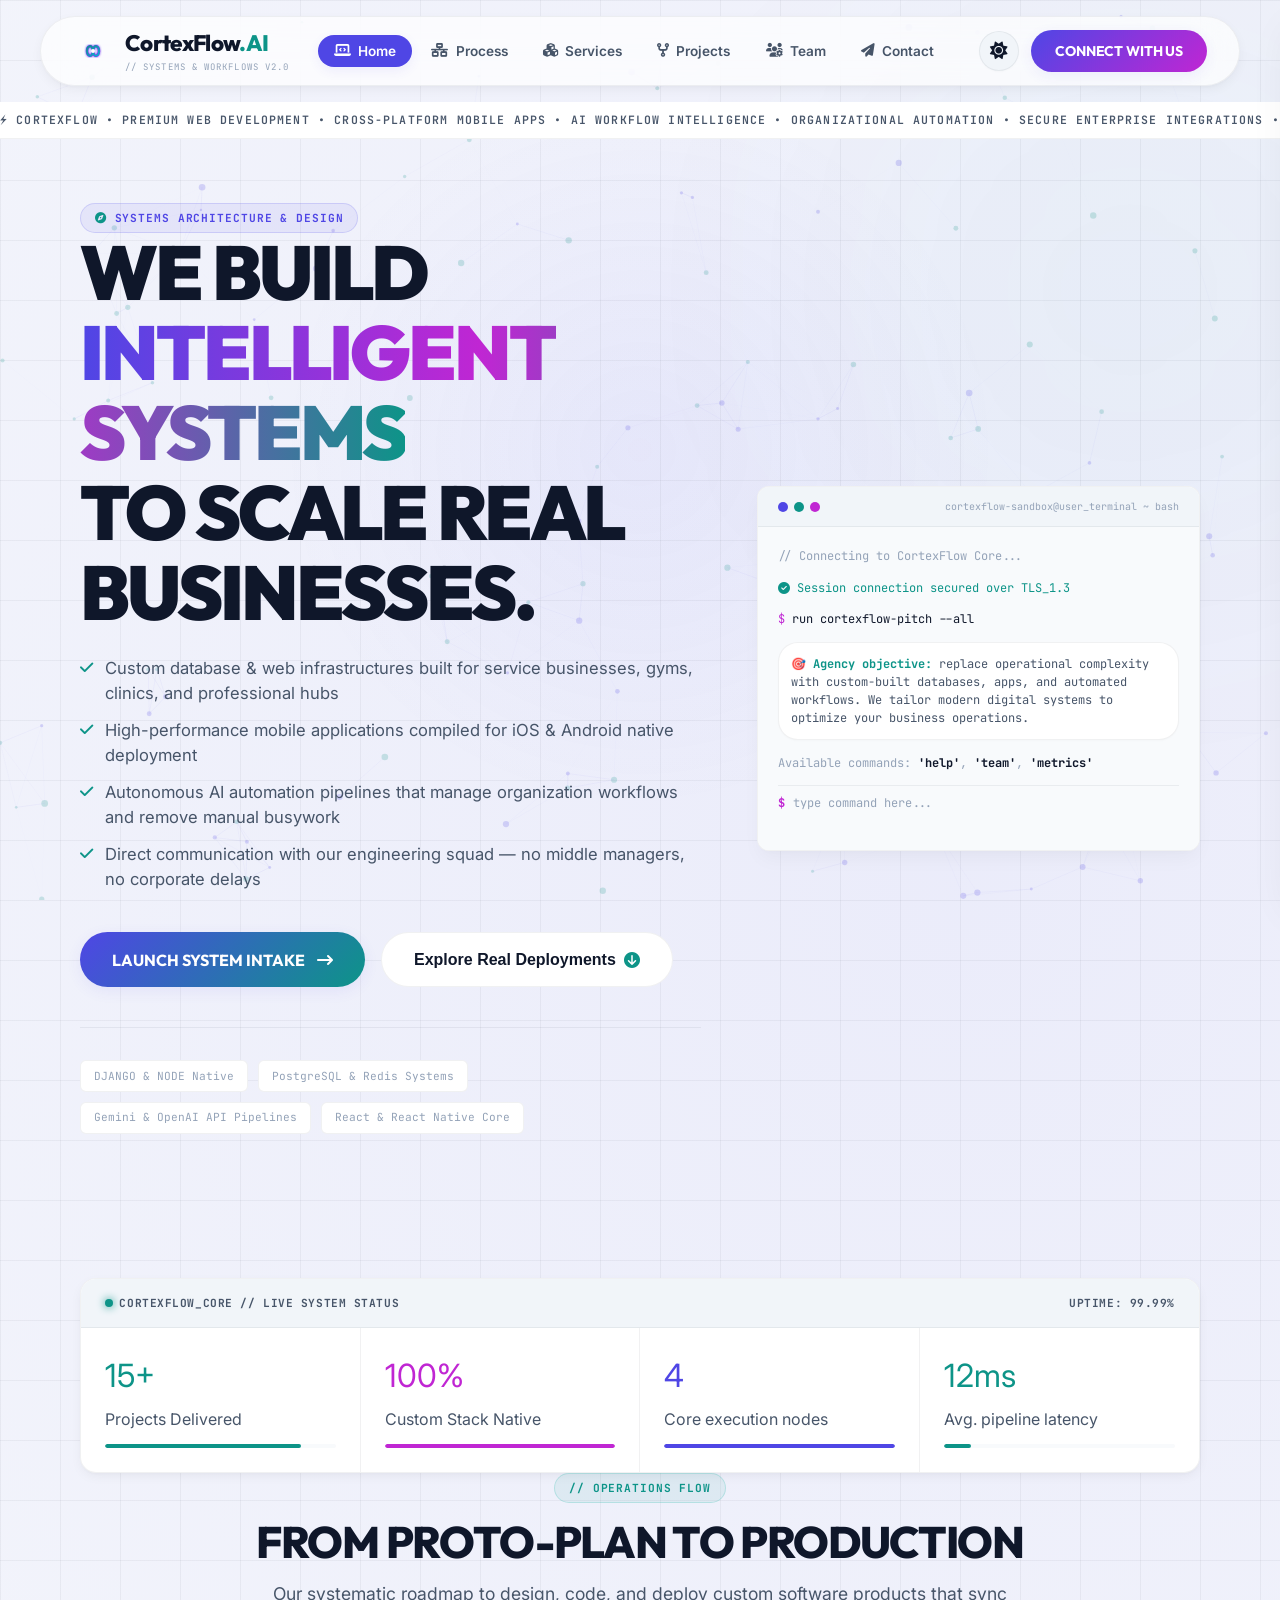
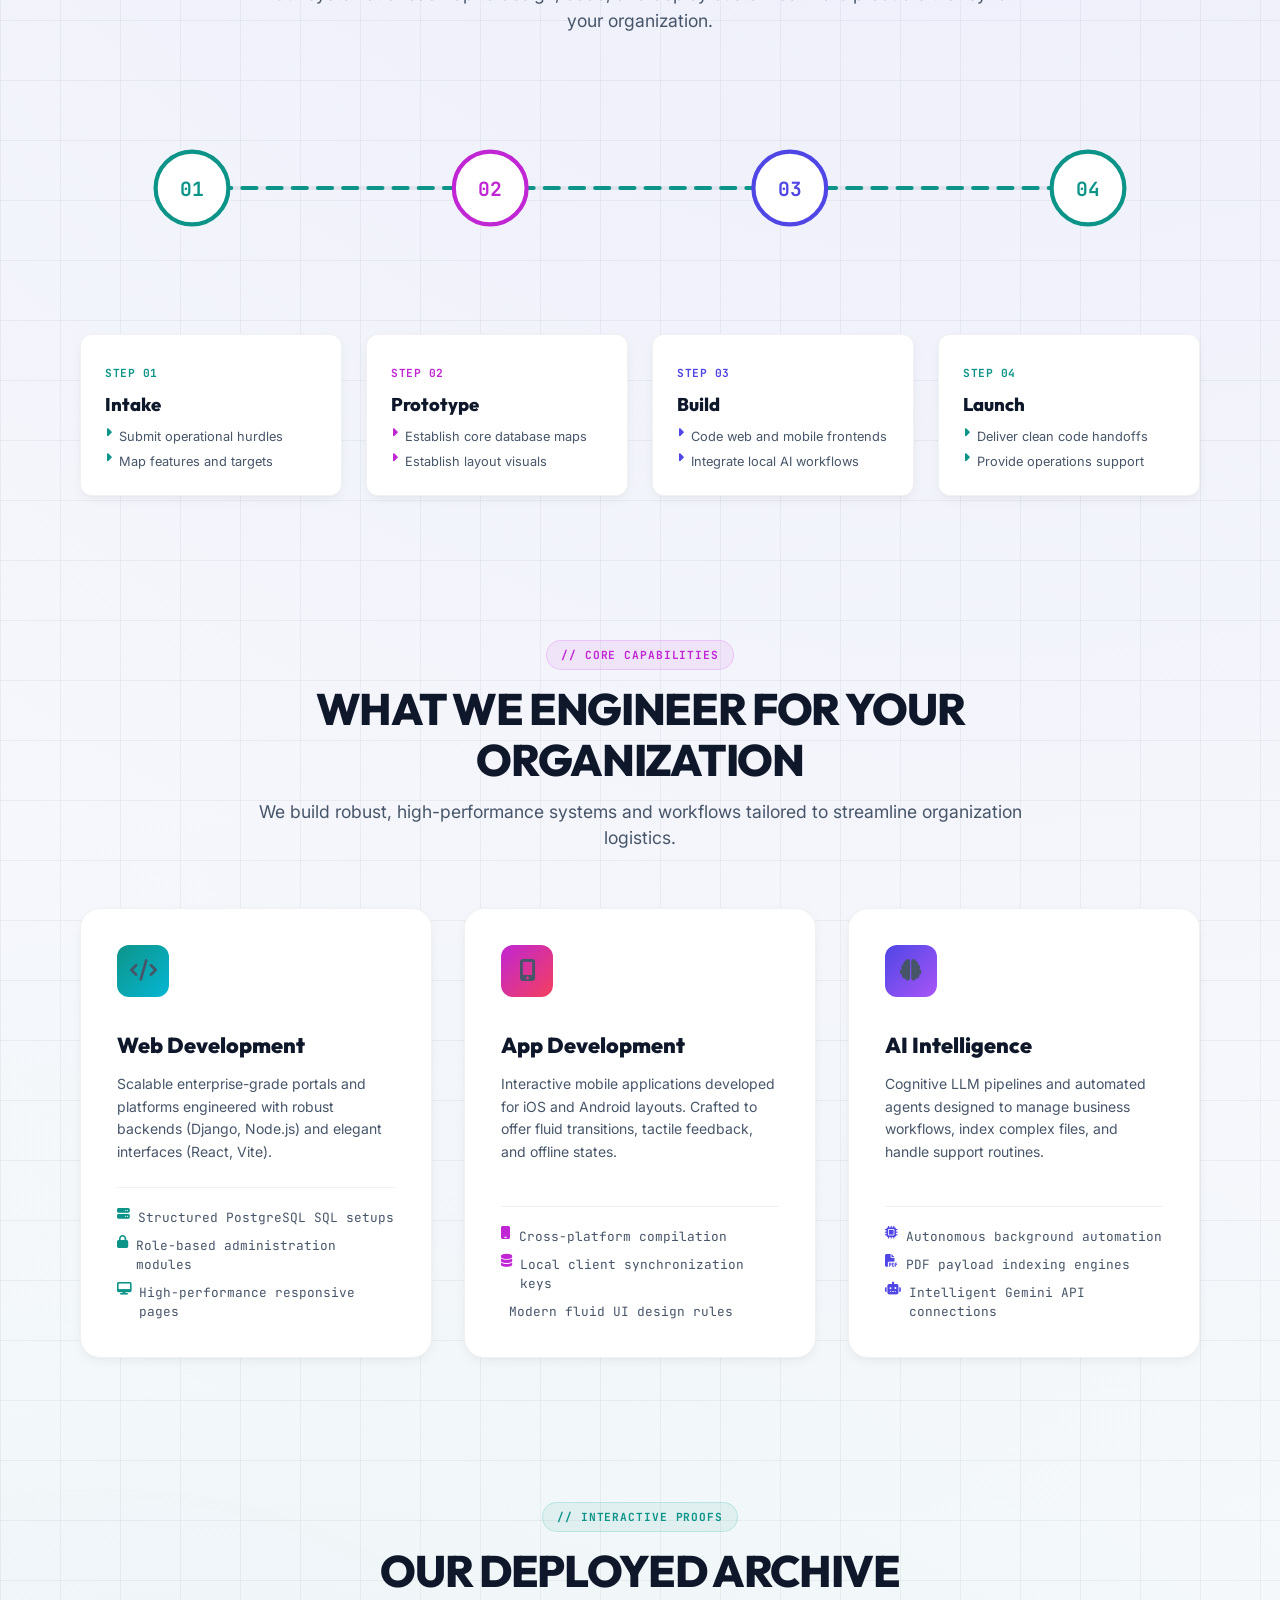
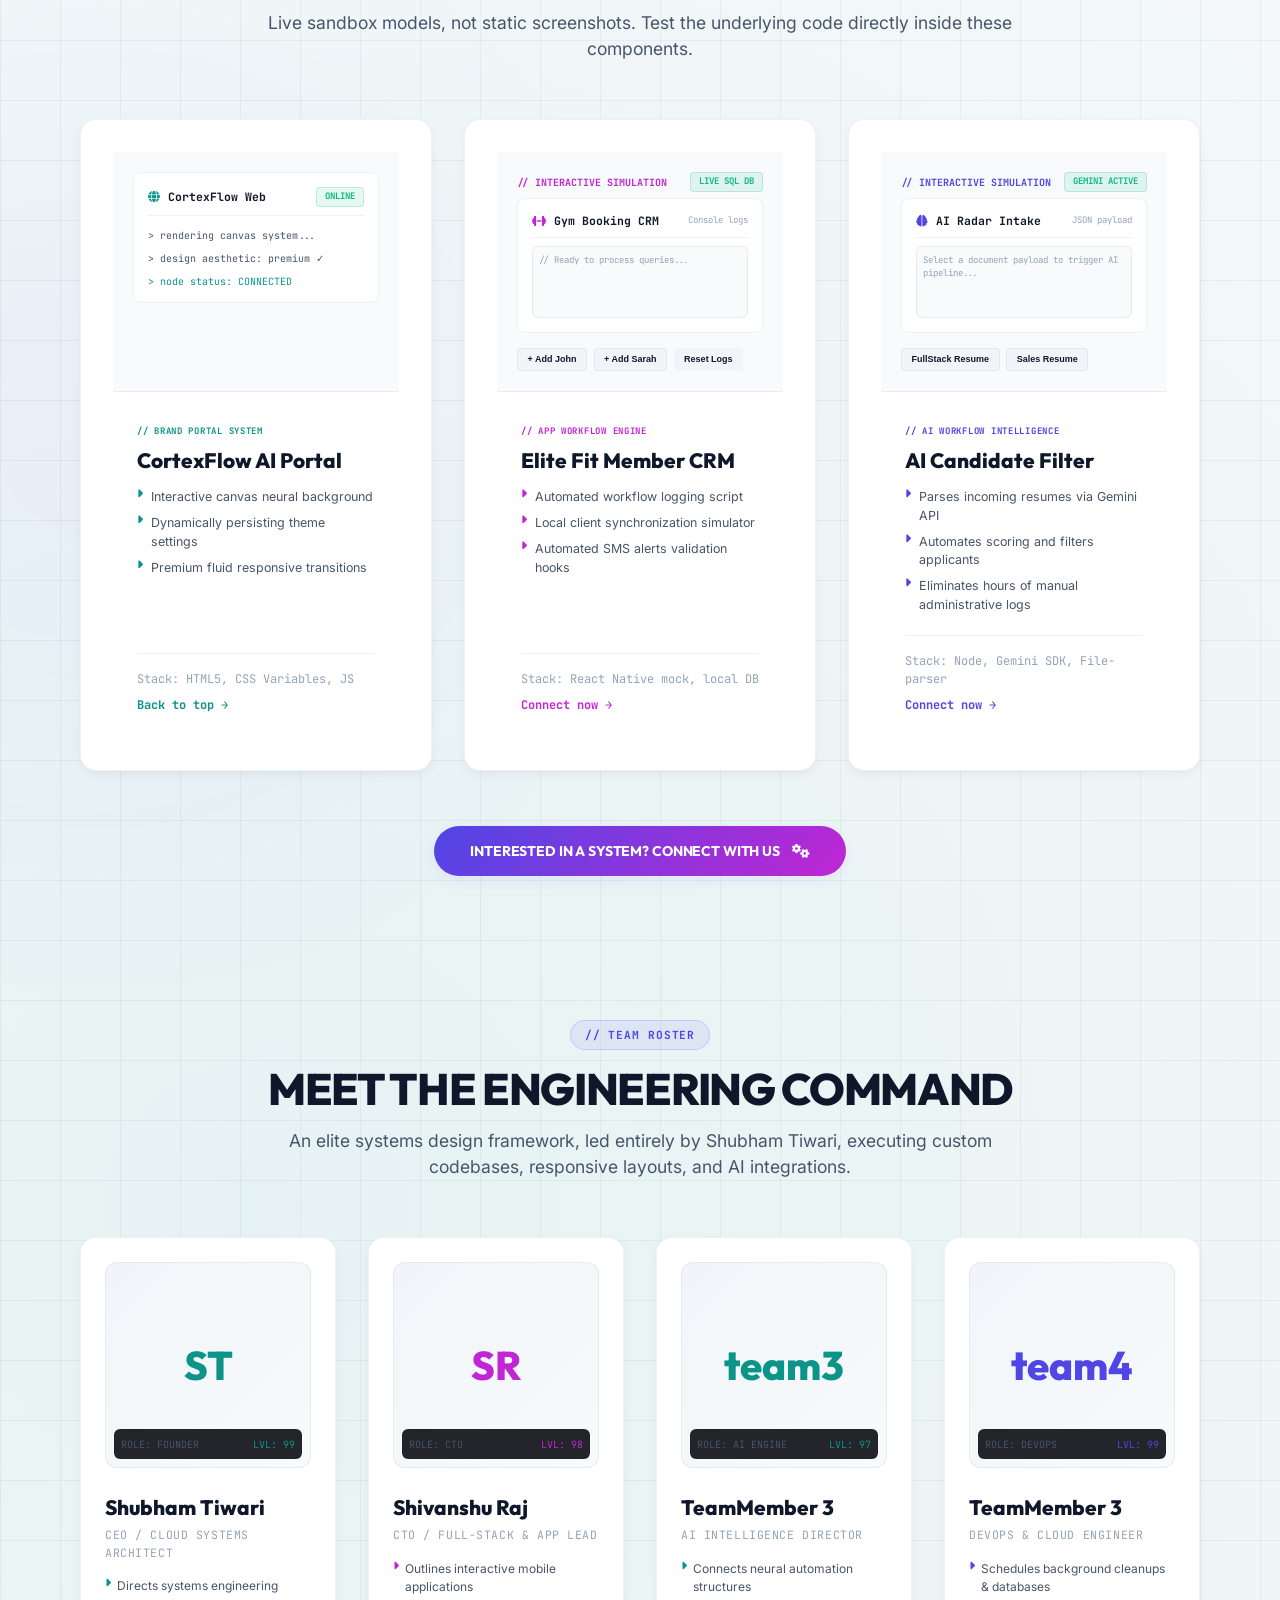
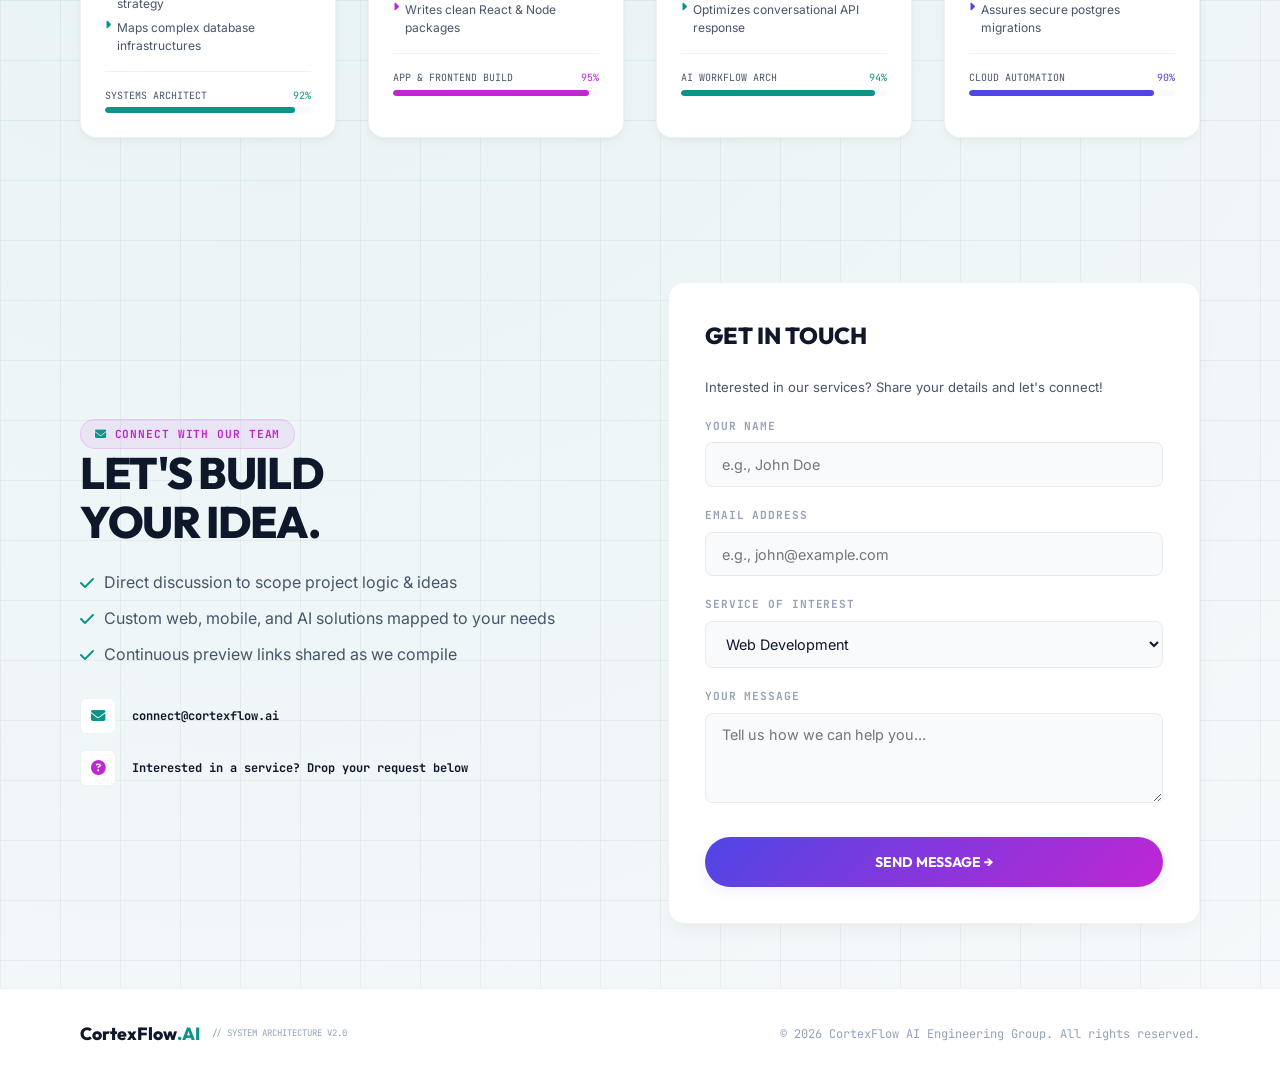
<file: index.html>
<!DOCTYPE html>
<html lang="en">
<head>
    <meta charset="UTF-8">
    <meta name="viewport" content="width=device-width, initial-scale=1.0">
    <title>CortexFlow — Premium Web, App & AI Systems Agency</title>
    <meta name="description" content="We engineer premium custom web systems, high-performance mobile applications, and intelligent AI pipelines to automate your business workflows.">

    <link rel="preconnect" href="https://fonts.googleapis.com">
    <link rel="preconnect" href="https://fonts.gstatic.com" crossorigin>
    <link href="https://fonts.googleapis.com/css2?family=Inter:wght@300;400;500;600;700&family=Outfit:wght@400;500;600;700;800;900&family=JetBrains+Mono:wght@400;700&display=swap" rel="stylesheet">
    <link rel="stylesheet" href="https://cdnjs.cloudflare.com/ajax/libs/font-awesome/6.5.1/css/all.min.css">
    <meta name="google-site-verification" content="VBX0xFlKn13PFK9aVznLU3vCuvdrhf5NFgoCTgeg8vE" />

    <link rel="stylesheet" href="style.css">
</head>
<body class="grid-bg light-mode">

    <!-- ============ BOOT SEQUENCE (signature intro) ============ -->
    <div id="boot-overlay">
        <div class="boot-box">
            <p class="boot-line">&gt; booting cortexflow_core.sys<span class="ok"> [OK]</span></p>
            <p class="boot-line">&gt; mounting workflow_engine.bin<span class="ok"> [OK]</span></p>
            <p class="boot-line">&gt; establishing tls_1.3 handshake<span class="ok"> [OK]</span></p>
            <p class="boot-line">&gt; loading gemini_agents.api<span class="ok"> [OK]</span></p>
            <p class="boot-line">&gt; rendering interface layer<span class="ok"> [OK]</span></p>
            <p class="boot-line">&gt; welcome to cortexflow.ai_</p>
            <div class="boot-track"><div id="boot-fill" class="boot-fill"></div></div>
            <div class="boot-pct" id="boot-pct">0%</div>
        </div>
    </div>

    <div id="scroll-progress"></div>
    <div id="cursor-spotlight"></div>
    <div id="grain-overlay"></div>

    <canvas id="neural-canvas"></canvas>
    <div class="orb orb-acid"></div>
    <div class="orb orb-violet"></div>

    <div class="page-shell">

        <!-- ============ HEADER ============ -->
        <header class="site-header">
            <div style="display:flex;align-items:center;gap:0.75rem;">
                <div class="logo-container">
                    <svg class="cortex-logo" viewBox="0 0 100 100" fill="none" xmlns="http://www.w3.org/2000/svg" style="width:100%;height:100%;">
                        <defs>
                            <linearGradient id="grad-teal" x1="0%" y1="0%" x2="100%" y2="100%">
                                <stop offset="0%" stop-color="var(--c-secondary)" />
                                <stop offset="100%" stop-color="#06b6d4" />
                            </linearGradient>
                            <linearGradient id="grad-purple" x1="0%" y1="0%" x2="100%" y2="100%">
                                <stop offset="0%" stop-color="var(--c-primary)" />
                                <stop offset="100%" stop-color="#7c3aed" />
                            </linearGradient>
                            <filter id="glow" x="-20%" y="-20%" width="140%" height="140%">
                                <feGaussianBlur stdDeviation="2" result="blur" />
                                <feComposite in="SourceGraphic" in2="blur" operator="over" />
                            </filter>
                        </defs>
                        <!-- Left Loop (AI node) -->
                        <path d="M35 50 C35 38, 48 30, 50 50 C52 70, 65 62, 65 50 C65 38, 52 30, 50 50 C48 70, 35 62, 35 50 Z" stroke="url(#grad-purple)" stroke-width="6" stroke-linecap="round" filter="url(#glow)"/>
                        <!-- Right Loop (Flow path) -->
                        <path d="M65 50 C65 62, 52 70, 50 50 C48 30, 35 38, 35 50 C35 62, 48 70, 50 50 C52 30, 65 38, 65 50 Z" stroke="url(#grad-teal)" stroke-width="4" stroke-linecap="round"/>
                        <!-- Inner central core -->
                        <circle cx="50" cy="50" r="5" fill="#ffffff" />
                    </svg>
                </div>
                <div>
                    <span class="brand-name" onclick="scrollToSection('home')">CortexFlow<span style="color:var(--c-secondary)">.AI</span></span>
                    <span class="brand-tag">// Systems & Workflows v2.0</span>
                </div>
            </div>

            <nav class="desktop-nav">
                <button onclick="scrollToSection('home')" id="nav-home" class="nav-btn active"><i class="fa-solid fa-laptop-code"></i> Home</button>
                <button onclick="scrollToSection('process')" id="nav-process" class="nav-btn"><i class="fa-solid fa-network-wired"></i> Process</button>
                <button onclick="scrollToSection('services')" id="nav-services" class="nav-btn"><i class="fa-solid fa-cubes"></i> Services</button>
                <button onclick="scrollToSection('portfolio')" id="nav-portfolio" class="nav-btn"><i class="fa-solid fa-code-fork"></i> Projects</button>
                <button onclick="scrollToSection('team')" id="nav-team" class="nav-btn"><i class="fa-solid fa-users-gear"></i> Team</button>
                <button onclick="scrollToSection('contact')" id="nav-contact" class="nav-btn"><i class="fa-solid fa-paper-plane"></i> Contact</button>
            </nav>

            <div style="display:flex;align-items:center;gap:0.75rem;">
                <button onclick="toggleTheme()" class="theme-toggle-btn" aria-label="Toggle Theme">
                    <i class="fa-solid fa-moon icon-dark"></i>
                    <i class="fa-solid fa-sun icon-light" style="display:none;"></i>
                </button>
                <button onclick="scrollToSection('contact')" class="btn-cta header-cta">CONNECT WITH US</button>
                <button onclick="toggleMobileMenu()" class="hamburger"><i class="fa-solid fa-bars"></i></button>
            </div>
        </header>

        <!-- ============ MOBILE MENU ============ -->
        <div id="mobile-menu" class="mobile-menu">
            <div class="mobile-menu-header">
                <div style="display:flex;align-items:center;gap:0.5rem;">
                    <div class="logo-container" style="width: 32px; height: 32px;">
                        <svg class="cortex-logo" viewBox="0 0 100 100" fill="none" xmlns="http://www.w3.org/2000/svg" style="width:100%;height:100%;">
                            <path d="M35 50 C35 38, 48 30, 50 50 C52 70, 65 62, 65 50 C65 38, 52 30, 50 50 C48 70, 35 62, 35 50 Z" stroke="url(#grad-purple)" stroke-width="6" stroke-linecap="round" filter="url(#glow)"/>
                            <path d="M65 50 C65 62, 52 70, 50 50 C48 30, 35 38, 35 50 C35 62, 48 70, 50 50 C52 30, 65 38, 65 50 Z" stroke="url(#grad-teal)" stroke-width="4" stroke-linecap="round"/>
                            <circle cx="50" cy="50" r="5" fill="#ffffff" />
                        </svg>
                    </div>
                    <span class="brand-name" style="font-size: 1.15rem;">CortexFlow</span>
                </div>
                <button onclick="toggleMobileMenu()" class="mobile-menu-close"><i class="fa-solid fa-xmark"></i></button>
            </div>

            <nav class="mobile-menu-nav">
                <button onclick="scrollToSection('home'); toggleMobileMenu()" class="mobile-link">
                    <span class="mobile-link-num">01</span>
                    <span class="mobile-link-text">// HOME</span>
                </button>
                <button onclick="scrollToSection('process'); toggleMobileMenu()" class="mobile-link">
                    <span class="mobile-link-num">02</span>
                    <span class="mobile-link-text">// PROCESS</span>
                </button>
                <button onclick="scrollToSection('services'); toggleMobileMenu()" class="mobile-link">
                    <span class="mobile-link-num">03</span>
                    <span class="mobile-link-text">// SERVICES</span>
                </button>
                <button onclick="scrollToSection('portfolio'); toggleMobileMenu()" class="mobile-link">
                    <span class="mobile-link-num">04</span>
                    <span class="mobile-link-text">// PROJECTS</span>
                </button>
                <button onclick="scrollToSection('team'); toggleMobileMenu()" class="mobile-link">
                    <span class="mobile-link-num">05</span>
                    <span class="mobile-link-text">// TEAM</span>
                </button>
                <button onclick="scrollToSection('contact'); toggleMobileMenu()" class="mobile-link">
                    <span class="mobile-link-num">06</span>
                    <span class="mobile-link-text">// CONTACT</span>
                </button>
            </nav>

            <div class="mobile-menu-footer">
                <div class="mobile-system-status">
                    <span class="status-live-dot"></span>
                    <span>NODE: ACTIVE // STATUS: ONLINE</span>
                </div>
                <div class="mobile-footer-actions">
                    <button onclick="toggleTheme()" class="mobile-theme-btn" aria-label="Toggle Theme">
                        <i class="fa-solid fa-moon icon-dark"></i>
                        <i class="fa-solid fa-sun icon-light" style="display:none;"></i>
                        <span>Swap Theme</span>
                    </button>
                    <button onclick="scrollToSection('contact'); toggleMobileMenu()" class="btn-cta" style="width:100%; text-align:center;">CONNECT NOW &rarr;</button>
                </div>
            </div>
        </div>

        <!-- ============ MARQUEE ============ -->
        <div class="marquee-band">
            <div class="marquee-track">
                <span>⚡ CORTEXFLOW • PREMIUM WEB DEVELOPMENT • CROSS-PLATFORM MOBILE APPS • AI WORKFLOW INTELLIGENCE • ORGANIZATIONAL AUTOMATION • SECURE ENTERPRISE INTEGRATIONS • CORTEXFLOW • PREMIUM WEB DEVELOPMENT • CROSS-PLATFORM MOBILE APPS • AI WORKFLOW INTELLIGENCE • ORGANIZATIONAL AUTOMATION • SECURE ENTERPRISE INTEGRATIONS ⚡</span>
            </div>
        </div>

        <main class="viewport-zone wrap">

            <!-- ============ HERO ============ -->
            <section id="home" class="hero scroll-offset">
                <div class="reveal visible">
                    <div class="eyebrow eyebrow-violet"><i class="fa-solid fa-compass" style="color:var(--c-secondary)"></i> Systems Architecture & Design</div>

                    <h1 class="hero-heading">
                        WE BUILD <span class="hero-gradient-text">INTELLIGENT SYSTEMS</span><br>
                        TO SCALE REAL BUSINESSES.
                    </h1>

                    <ul class="hero-bullets">
                        <li><i class="fa-solid fa-check"></i> Custom database & web infrastructures built for service businesses, gyms, clinics, and professional hubs</li>
                        <li><i class="fa-solid fa-check"></i> High-performance mobile applications compiled for iOS & Android native deployment</li>
                        <li><i class="fa-solid fa-check"></i> Autonomous AI automation pipelines that manage organization workflows and remove manual busywork</li>
                        <li><i class="fa-solid fa-check"></i> Direct communication with our engineering squad — no middle managers, no corporate delays</li>
                    </ul>

                    <div class="hero-actions">
                        <button onclick="scrollToSection('contact')" class="btn-primary">LAUNCH SYSTEM INTAKE <i class="fa-solid fa-arrow-right-long"></i></button>
                        <button onclick="scrollToSection('portfolio')" class="btn-outline">Explore Real Deployments <i class="fa-solid fa-circle-arrow-down" style="color:var(--c-secondary)"></i></button>
                    </div>

                    <div class="tech-badges">
                        <span class="tech-badge">DJANGO & NODE Native</span>
                        <span class="tech-badge">PostgreSQL & Redis Systems</span>
                        <span class="tech-badge">Gemini & OpenAI API Pipelines</span>
                        <span class="tech-badge">React & React Native Core</span>
                    </div>
                </div>

                <!-- Interactive terminal -->
                <div class="reveal-scale visible">
                    <div class="terminal">
                        <div class="terminal-bar">
                            <div class="terminal-dots">
                                <span style="background:var(--c-primary)"></span>
                                <span style="background:var(--c-secondary)"></span>
                                <span style="background:var(--c-accent)"></span>
                            </div>
                            <span style="font-size:10px;color:var(--text-muted);font-family:'JetBrains Mono',monospace;">cortexflow-sandbox@user_terminal ~ bash</span>
                        </div>
                        <div id="terminal-screen" class="terminal-screen">
                            <p style="color:var(--text-muted)">// Connecting to CortexFlow Core...</p>
                            <p style="color:var(--c-secondary)"><i class="fa-solid fa-circle-check"></i> Session connection secured over TLS_1.3</p>
                            <p style="color:var(--text-primary)"><span style="color:var(--c-accent)">$</span> run cortexflow-pitch --all</p>

                            <div class="panel" style="padding:0.75rem;color:var(--text-secondary);position:relative;background:var(--bg-secondary);">
                                <span style="color:var(--c-secondary);font-weight:700;">🎯 Agency objective:</span> replace operational complexity with custom-built databases, apps, and automated workflows. We tailor modern digital systems to optimize your business operations.
                            </div>

                            <p style="color:var(--text-muted)">Available commands:
                                <span style="color:var(--text-primary);font-weight:700;cursor:pointer;" onclick="clickTerminalCommand('help')">'help'</span>,
                                <span style="color:var(--text-primary);font-weight:700;cursor:pointer;" onclick="clickTerminalCommand('team')">'team'</span>,
                                <span style="color:var(--text-primary);font-weight:700;cursor:pointer;" onclick="clickTerminalCommand('metrics')">'metrics'</span>
                            </p>

                            <div class="terminal-input-row">
                                <span style="color:var(--c-accent);font-weight:700;">$</span>
                                <input id="terminal-input" type="text" placeholder="type command here..." onkeydown="handleTerminal(event)">
                            </div>
                            <div id="terminal-feedback" style="color:var(--c-primary);font-weight:700;padding-top:0.25rem;"></div>
                        </div>
                    </div>
                </div>
            </section>

            <!-- ============ LIVE SYSTEM STATUS DASHBOARD ============ -->
            <div class="panel brutal status-dashboard reveal">
                <div class="status-dashboard-head">
                    <span><span class="status-live-dot"></span>CORTEXFLOW_CORE // LIVE SYSTEM STATUS</span>
                    <span>UPTIME: 99.99%</span>
                </div>
                <div class="status-grid">
                    <div class="status-cell">
                        <div class="status-value-row">
                            <span class="metric-value" data-count="15" data-suffix="+" style="font-size:2rem;color:var(--c-secondary);">0</span>
                        </div>
                        <div class="metric-label" style="text-align:left;margin-top:0.4rem;">Projects Delivered</div>
                        <div class="status-meter"><div class="status-meter-fill" data-value="85" style="background:var(--c-secondary)"></div></div>
                    </div>
                    <div class="status-cell">
                        <div class="status-value-row">
                            <span class="metric-value" data-count="100" data-suffix="%" style="font-size:2rem;color:var(--c-accent);">0</span>
                        </div>
                        <div class="metric-label" style="text-align:left;margin-top:0.4rem;">Custom Stack Native</div>
                        <div class="status-meter"><div class="status-meter-fill" data-value="100" style="background:var(--c-accent)"></div></div>
                    </div>
                    <div class="status-cell">
                        <div class="status-value-row">
                            <span class="metric-value" data-count="4" data-suffix="" style="font-size:2rem;color:var(--c-primary);">0</span>
                        </div>
                        <div class="metric-label" style="text-align:left;margin-top:0.4rem;">Core execution nodes</div>
                        <div class="status-meter"><div class="status-meter-fill" data-value="100" style="background:var(--c-primary)"></div></div>
                    </div>
                    <div class="status-cell">
                        <div class="status-value-row">
                            <span class="metric-value" data-count="12" data-suffix="ms" style="font-size:2rem;color:var(--c-secondary);">0</span>
                        </div>
                        <div class="metric-label" style="text-align:left;margin-top:0.4rem;">Avg. pipeline latency</div>
                        <div class="status-meter"><div class="status-meter-fill" data-value="12" style="background:var(--c-secondary)"></div></div>
                    </div>
                </div>
            </div>

            <!-- ============ PROCESS / PIPELINE DIAGRAM ============ -->
            <section id="process" class="scroll-offset process-diagram">
                <div class="section-head reveal">
                    <span class="eyebrow eyebrow-acid">// Operations Flow</span>
                    <h2>FROM PROTO-PLAN TO PRODUCTION</h2>
                    <p>Our systematic roadmap to design, code, and deploy custom software products that sync your organization.</p>
                </div>

                <div class="reveal process-svg-wrap" aria-hidden="true">
                    <svg viewBox="0 0 800 140" xmlns="http://www.w3.org/2000/svg">
                        <line x1="80" y1="70" x2="720" y2="70" stroke="var(--border-color)" stroke-width="3"/>
                        <line class="flow-line" x1="80" y1="70" x2="720" y2="70" stroke="var(--c-secondary)" stroke-width="3" stroke-linecap="round"/>

                        <g>
                            <circle class="pulse-node" cx="80" cy="70" r="26" fill="var(--bg-secondary)" stroke="var(--c-secondary)" stroke-width="3"/>
                            <text x="80" y="76" text-anchor="middle" fill="var(--c-secondary)" font-family="JetBrains Mono, monospace" font-weight="700" font-size="14">01</text>
                        </g>
                        <g>
                            <circle class="pulse-node" cx="293" cy="70" r="26" fill="var(--bg-secondary)" stroke="var(--c-accent)" stroke-width="3" style="animation-delay:0.3s"/>
                            <text x="293" y="76" text-anchor="middle" fill="var(--c-accent)" font-family="JetBrains Mono, monospace" font-weight="700" font-size="14">02</text>
                        </g>
                        <g>
                            <circle class="pulse-node" cx="507" cy="70" r="26" fill="var(--bg-secondary)" stroke="var(--c-primary)" stroke-width="3" style="animation-delay:0.6s"/>
                            <text x="507" y="76" text-anchor="middle" fill="var(--c-primary)" font-family="JetBrains Mono, monospace" font-weight="700" font-size="14">03</text>
                        </g>
                        <g>
                            <circle class="pulse-node" cx="720" cy="70" r="26" fill="var(--bg-secondary)" stroke="var(--c-secondary)" stroke-width="3" style="animation-delay:0.9s"/>
                            <text x="720" y="76" text-anchor="middle" fill="var(--c-secondary)" font-family="JetBrains Mono, monospace" font-weight="700" font-size="14">04</text>
                        </g>
                    </svg>
                </div>

                <div class="process-steps reveal-stagger">
                    <div class="panel brutal process-step">
                        <span class="step-num" style="color:var(--c-secondary)">STEP 01</span>
                        <h4>Intake</h4>
                        <ul>
                            <li><i class="fa-solid fa-caret-right" style="color:var(--c-secondary)"></i> Submit operational hurdles</li>
                            <li><i class="fa-solid fa-caret-right" style="color:var(--c-secondary)"></i> Map features and targets</li>
                        </ul>
                    </div>
                    <div class="panel brutal-pink process-step">
                        <span class="step-num" style="color:var(--c-accent)">STEP 02</span>
                        <h4>Prototype</h4>
                        <ul>
                            <li><i class="fa-solid fa-caret-right" style="color:var(--c-accent)"></i> Establish core database maps</li>
                            <li><i class="fa-solid fa-caret-right" style="color:var(--c-accent)"></i> Establish layout visuals</li>
                        </ul>
                    </div>
                    <div class="panel brutal-violet process-step">
                        <span class="step-num" style="color:var(--c-primary)">STEP 03</span>
                        <h4>Build</h4>
                        <ul>
                            <li><i class="fa-solid fa-caret-right" style="color:var(--c-primary)"></i> Code web and mobile frontends</li>
                            <li><i class="fa-solid fa-caret-right" style="color:var(--c-primary)"></i> Integrate local AI workflows</li>
                        </ul>
                    </div>
                    <div class="panel brutal process-step">
                        <span class="step-num" style="color:var(--c-secondary)">STEP 04</span>
                        <h4>Launch</h4>
                        <ul>
                            <li><i class="fa-solid fa-caret-right" style="color:var(--c-secondary)"></i> Deliver clean code handoffs</li>
                            <li><i class="fa-solid fa-caret-right" style="color:var(--c-secondary)"></i> Provide operations support</li>
                        </ul>
                    </div>
                </div>
            </section>

            <!-- ============ SERVICES ============ -->
            <section id="services" class="scroll-offset">
                <div class="section-head reveal">
                    <span class="eyebrow eyebrow-pink">// Core Capabilities</span>
                    <h2>WHAT WE ENGINEER FOR YOUR ORGANIZATION</h2>
                    <p>We build robust, high-performance systems and workflows tailored to streamline organization logistics.</p>
                </div>

                <div class="services-grid reveal-stagger">
                    <!-- Web Development -->
                    <div class="panel brutal service-card tilt">
                        <div class="tilt-glare"></div>
                        <div>
                            <div class="service-icon" style="background:linear-gradient(135deg, var(--c-secondary), #06b6d4);"><i class="fa-solid fa-code"></i></div>
                            <h3>Web Development</h3>
                            <p class="service-desc">Scalable enterprise-grade portals and platforms engineered with robust backends (Django, Node.js) and elegant interfaces (React, Vite).</p>
                        </div>
                        <ul class="service-list">
                            <li><i class="fa-solid fa-server" style="color:var(--c-secondary)"></i> Structured PostgreSQL SQL setups</li>
                            <li><i class="fa-solid fa-lock" style="color:var(--c-secondary)"></i> Role-based administration modules</li>
                            <li><i class="fa-solid fa-desktop" style="color:var(--c-secondary)"></i> High-performance responsive pages</li>
                        </ul>
                    </div>

                    <!-- App Development -->
                    <div class="panel brutal-pink service-card tilt">
                        <div class="tilt-glare"></div>
                        <div>
                            <div class="service-icon" style="background:linear-gradient(135deg, var(--c-accent), #f43f5e);"><i class="fa-solid fa-mobile-screen-button"></i></div>
                            <h3>App Development</h3>
                            <p class="service-desc">Interactive mobile applications developed for iOS and Android layouts. Crafted to offer fluid transitions, tactile feedback, and offline states.</p>
                        </div>
                        <ul class="service-list">
                            <li><i class="fa-solid fa-mobile" style="color:var(--c-accent)"></i> Cross-platform compilation</li>
                            <li><i class="fa-solid fa-database" style="color:var(--c-accent)"></i> Local client synchronization keys</li>
                            <li><i class="fa-solid fa-sparkles" style="color:var(--c-accent)"></i> Modern fluid UI design rules</li>
                        </ul>
                    </div>

                    <!-- AI Intelligence -->
                    <div class="panel brutal-violet service-card tilt">
                        <div class="tilt-glare"></div>
                        <div>
                            <div class="service-icon" style="background:linear-gradient(135deg, var(--c-primary), #a855f7);"><i class="fa-solid fa-brain"></i></div>
                            <h3>AI Intelligence</h3>
                            <p class="service-desc">Cognitive LLM pipelines and automated agents designed to manage business workflows, index complex files, and handle support routines.</p>
                        </div>
                        <ul class="service-list">
                            <li><i class="fa-solid fa-microchip" style="color:var(--c-primary)"></i> Autonomous background automation</li>
                            <li><i class="fa-solid fa-file-pdf" style="color:var(--c-primary)"></i> PDF payload indexing engines</li>
                            <li><i class="fa-solid fa-robot" style="color:var(--c-primary)"></i> Intelligent Gemini API connections</li>
                        </ul>
                    </div>
                </div>
            </section>

            <!-- ============ PORTFOLIO ============ -->
            <section id="portfolio" class="scroll-offset">
                <div class="section-head reveal">
                    <span class="eyebrow eyebrow-acid">// Interactive Proofs</span>
                    <h2>OUR DEPLOYED ARCHIVE</h2>
                    <p>Live sandbox models, not static screenshots. Test the underlying code directly inside these components.</p>
                </div>

                <div class="portfolio-grid reveal-stagger">

                    <!-- Project 1 -->
                    <div class="panel brutal portfolio-card tilt">
                        <div class="tilt-glare"></div>
                        <div class="portfolio-media">
                            <div class="mini-window">
                                <div style="display:flex;align-items:center;justify-content:space-between;border-bottom:1px solid var(--border-color);padding-bottom:0.5rem;margin-bottom:0.75rem;">
                                    <span style="color:var(--text-primary);font-weight:700;"><i class="fa-solid fa-globe" style="color:var(--c-secondary);margin-right:0.5rem;"></i>CortexFlow Web</span>
                                    <span class="status-pill">ONLINE</span>
                                </div>
                                <div style="display:flex;flex-direction:column;gap:0.5rem;font-size:10px;color:var(--text-secondary);">
                                    <span>&gt; rendering canvas system...</span>
                                    <span>&gt; design aesthetic: premium ✓</span>
                                    <span style="color:var(--c-secondary)">&gt; node status: CONNECTED</span>
                                </div>
                            </div>
                        </div>
                        <div class="portfolio-body">
                            <div>
                                <span class="portfolio-tag" style="color:var(--c-secondary)">// BRAND PORTAL SYSTEM</span>
                                <h3>CortexFlow AI Portal</h3>
                                <ul class="portfolio-list">
                                    <li><i class="fa-solid fa-caret-right" style="color:var(--c-secondary)"></i> Interactive canvas neural background</li>
                                    <li><i class="fa-solid fa-caret-right" style="color:var(--c-secondary)"></i> Dynamically persisting theme settings</li>
                                    <li><i class="fa-solid fa-caret-right" style="color:var(--c-secondary)"></i> Premium fluid responsive transitions</li>
                                </ul>
                            </div>
                            <div class="portfolio-footer">
                                <span style="color:var(--text-muted);font-family:'JetBrains Mono',monospace;">Stack: HTML5, CSS Variables, JS</span>
                                <span style="color:var(--c-secondary);font-weight:700;cursor:pointer;font-family:'JetBrains Mono',monospace;" onclick="scrollToSection('home')">Back to top &rarr;</span>
                            </div>
                        </div>
                    </div>

                    <!-- Project 2 -->
                    <div id="booking-widget" class="panel brutal-pink portfolio-card tilt">
                        <div class="tilt-glare"></div>
                        <div class="portfolio-media">
                            <div style="display:flex;align-items:center;justify-content:space-between;">
                                <span style="font-size:10px;color:var(--c-accent);font-weight:700;font-family:'JetBrains Mono',monospace;">// INTERACTIVE SIMULATION</span>
                                <span class="status-pill">LIVE SQL DB</span>
                            </div>
                            <div class="mini-window">
                                <div style="display:flex;align-items:center;justify-content:space-between;border-bottom:1px solid var(--border-color);padding-bottom:0.5rem;margin-bottom:0.5rem;">
                                    <span style="color:var(--text-primary);font-weight:700;"><i class="fa-solid fa-dumbbell" style="color:var(--c-accent);margin-right:0.5rem;"></i>Gym Booking CRM</span>
                                    <span style="font-size:9px;color:var(--text-muted);">Console logs</span>
                                </div>
                                <div id="booking-sandbox-logs" class="sandbox-log-box">
                                    <p style="color:var(--text-muted)">// Ready to process queries...</p>
                                </div>
                            </div>
                            <div class="sandbox-controls">
                                <button onclick="runLocalBooking('John Doe', 'Strength Training')" class="mini-btn">+ Add John</button>
                                <button onclick="runLocalBooking('Sarah Miller', 'Yoga Flow')" class="mini-btn">+ Add Sarah</button>
                                <button onclick="clearLocalBookingLogs()" class="mini-btn" style="border-color:transparent;">Reset Logs</button>
                            </div>
                        </div>
                        <div class="portfolio-body">
                            <div>
                                <span class="portfolio-tag" style="color:var(--c-accent)">// APP WORKFLOW ENGINE</span>
                                <h3>Elite Fit Member CRM</h3>
                                <ul class="portfolio-list">
                                    <li><i class="fa-solid fa-caret-right" style="color:var(--c-accent)"></i> Automated workflow logging script</li>
                                    <li><i class="fa-solid fa-caret-right" style="color:var(--c-accent)"></i> Local client synchronization simulator</li>
                                    <li><i class="fa-solid fa-caret-right" style="color:var(--c-accent)"></i> Automated SMS alerts validation hooks</li>
                                </ul>
                            </div>
                            <div class="portfolio-footer">
                                <span style="color:var(--text-muted);font-family:'JetBrains Mono',monospace;">Stack: React Native mock, local DB</span>
                                <span style="color:var(--c-accent);font-weight:700;cursor:pointer;font-family:'JetBrains Mono',monospace;" onclick="scrollToSection('contact')">Connect now &rarr;</span>
                            </div>
                        </div>
                    </div>

                    <!-- Project 3 -->
                    <div id="screener-widget" class="panel brutal-violet portfolio-card tilt">
                        <div class="tilt-glare"></div>
                        <div class="portfolio-media">
                            <div style="display:flex;align-items:center;justify-content:space-between;">
                                <span style="font-size:10px;color:var(--c-primary);font-weight:700;font-family:'JetBrains Mono',monospace;">// INTERACTIVE SIMULATION</span>
                                <span class="status-pill">GEMINI ACTIVE</span>
                            </div>
                            <div class="mini-window">
                                <div style="display:flex;align-items:center;justify-content:space-between;border-bottom:1px solid var(--border-color);padding-bottom:0.5rem;margin-bottom:0.5rem;">
                                    <span style="color:var(--text-primary);font-weight:700;"><i class="fa-solid fa-brain" style="color:var(--c-primary);margin-right:0.5rem;"></i>AI Radar Intake</span>
                                    <span style="font-size:9px;color:var(--text-muted);">JSON payload</span>
                                </div>
                                <div id="screener-sandbox-output" class="sandbox-log-box">
                                    <p style="color:var(--text-muted)">Select a document payload to trigger AI pipeline...</p>
                                </div>
                            </div>
                            <div class="sandbox-controls">
                                <button onclick="runScreenerDiagnostic('Resume_FullStack.pdf', 'Django, React', 96)" class="mini-btn">FullStack Resume</button>
                                <button onclick="runScreenerDiagnostic('Resume_Sales.pdf', 'Cold Calling', 42)" class="mini-btn">Sales Resume</button>
                            </div>
                        </div>
                        <div class="portfolio-body">
                            <div>
                                <span class="portfolio-tag" style="color:var(--c-primary)">// AI WORKFLOW INTELLIGENCE</span>
                                <h3>AI Candidate Filter</h3>
                                <ul class="portfolio-list">
                                    <li><i class="fa-solid fa-caret-right" style="color:var(--c-primary)"></i> Parses incoming resumes via Gemini API</li>
                                    <li><i class="fa-solid fa-caret-right" style="color:var(--c-primary)"></i> Automates scoring and filters applicants</li>
                                    <li><i class="fa-solid fa-caret-right" style="color:var(--c-primary)"></i> Eliminates hours of manual administrative logs</li>
                                </ul>
                            </div>
                            <div class="portfolio-footer">
                                <span style="color:var(--text-muted);font-family:'JetBrains Mono',monospace;">Stack: Node, Gemini SDK, File-parser</span>
                                <span style="color:var(--c-primary);font-weight:700;cursor:pointer;font-family:'JetBrains Mono',monospace;" onclick="scrollToSection('contact')">Connect now &rarr;</span>
                            </div>
                        </div>
                    </div>
                </div>

                <div class="reveal" style="text-align:center;">
                    <button onclick="scrollToSection('contact')" class="btn-cta" style="padding:1rem 2.25rem;display:inline-flex;align-items:center;gap:0.75rem;">
                        INTERESTED IN A SYSTEM? CONNECT WITH US <i class="fa-solid fa-gears animate-spin-slow"></i>
                    </button>
                </div>
            </section>

            <!-- ============ TEAM ============ -->
            <section id="team" class="scroll-offset">
                <div class="section-head reveal">
                    <span class="eyebrow eyebrow-violet">// Team Roster</span>
                    <h2>MEET THE ENGINEERING COMMAND</h2>
                    <p>An elite systems design framework, led entirely by Shubham Tiwari, executing custom codebases, responsive layouts, and AI integrations.</p>
                </div>

                <div class="team-grid reveal-stagger">
                    <div onclick="selectTeammate('st')" class="panel brutal team-card tilt">
                        <div class="tilt-glare"></div>
                        <div class="team-avatar">
                            <span class="initials" style="color:var(--c-secondary)">ST</span>
                            <div class="rpg-overlay"><span>ROLE: FOUNDER</span><span style="color:var(--c-secondary)">LVL: 99</span></div>
                        </div>
                        <h3>Shubham Tiwari</h3>
                        <div class="team-role">CEO / Cloud Systems Architect</div>
                        <ul class="team-bullets">
                            <li><i class="fa-solid fa-caret-right" style="color:var(--c-secondary)"></i> Directs systems engineering strategy</li>
                            <li><i class="fa-solid fa-caret-right" style="color:var(--c-secondary)"></i> Maps complex database infrastructures</li>
                        </ul>
                        <div class="skill-bar-wrap">
                            <div class="skill-bar-label"><span>SYSTEMS ARCHITECT</span><span style="color:var(--c-secondary)">92%</span></div>
                            <div class="skill-bar-track"><div class="skill-bar-fill" data-value="92" style="background:var(--c-secondary)"></div></div>
                        </div>
                    </div>

                    <div onclick="selectTeammate('kk')" class="panel brutal-pink team-card tilt">
                        <div class="tilt-glare"></div>
                        <div class="team-avatar">
                            <span class="initials" style="color:var(--c-accent)">SR</span>
                            <div class="rpg-overlay"><span>ROLE: CTO</span><span style="color:var(--c-accent)">LVL: 98</span></div>
                        </div>
                        <h3>Shivanshu Raj</h3>
                        <div class="team-role">CTO / Full-Stack & App Lead</div>
                        <ul class="team-bullets">
                            <li><i class="fa-solid fa-caret-right" style="color:var(--c-accent)"></i> Outlines interactive mobile applications</li>
                            <li><i class="fa-solid fa-caret-right" style="color:var(--c-accent)"></i> Writes clean React & Node packages</li>
                        </ul>
                        <div class="skill-bar-wrap">
                            <div class="skill-bar-label"><span>APP & FRONTEND BUILD</span><span style="color:var(--c-accent)">95%</span></div>
                            <div class="skill-bar-track"><div class="skill-bar-fill" data-value="95" style="background:var(--c-accent)"></div></div>
                        </div>
                    </div>

                    <div onclick="selectTeammate('sk')" class="panel brutal team-card tilt">
                        <div class="tilt-glare"></div>
                        <div class="team-avatar">
                            <span class="initials" style="color:var(--c-secondary)">team3</span>
                            <div class="rpg-overlay"><span>ROLE: AI ENGINE</span><span style="color:var(--c-secondary)">LVL: 97</span></div>
                        </div>
                        <h3>TeamMember 3</h3>
                        <div class="team-role">AI Intelligence Director</div>
                        <ul class="team-bullets">
                            <li><i class="fa-solid fa-caret-right" style="color:var(--c-secondary)"></i> Connects neural automation structures</li>
                            <li><i class="fa-solid fa-caret-right" style="color:var(--c-secondary)"></i> Optimizes conversational API response</li>
                        </ul>
                        <div class="skill-bar-wrap">
                            <div class="skill-bar-label"><span>AI WORKFLOW ARCH</span><span style="color:var(--c-secondary)">94%</span></div>
                            <div class="skill-bar-track"><div class="skill-bar-fill" data-value="94" style="background:var(--c-secondary)"></div></div>
                        </div>
                    </div>

                    <div onclick="selectTeammate('ts')" class="panel brutal-violet team-card tilt">
                        <div class="tilt-glare"></div>
                        <div class="team-avatar">
                            <span class="initials" style="color:var(--c-primary)">team4</span>
                            <div class="rpg-overlay"><span>ROLE: DEVOPS</span><span style="color:var(--c-primary)">LVL: 99</span></div>
                        </div>
                        <h3>TeamMember 3</h3>
                        <div class="team-role">DevOps & Cloud Engineer</div>
                        <ul class="team-bullets">
                            <li><i class="fa-solid fa-caret-right" style="color:var(--c-primary)"></i> Schedules background cleanups & databases</li>
                            <li><i class="fa-solid fa-caret-right" style="color:var(--c-primary)"></i> Assures secure postgres migrations</li>
                        </ul>
                        <div class="skill-bar-wrap">
                            <div class="skill-bar-label"><span>CLOUD AUTOMATION</span><span style="color:var(--c-primary)">90%</span></div>
                            <div class="skill-bar-track"><div class="skill-bar-fill" data-value="90" style="background:var(--c-primary)"></div></div>
                        </div>
                    </div>
                </div>

                <!-- Selected teammate detail box -->
                <div id="crew-details-box" class="panel brutal crew-details">
                    <div class="crew-details-head">
                        <span id="crew-badge" class="crew-badge">NODE METRICS // ACTIVE</span>
                        <button onclick="closeCrewDetails()" style="color:var(--text-muted);background:none;border:none;font-family:'JetBrains Mono',monospace;cursor:pointer;">[close]</button>
                    </div>
                    <div class="crew-details-body">
                        <div>
                            <h4 id="crew-detail-name">Shubham Tiwari</h4>
                            <p style="color:var(--c-secondary);font-family:'JetBrains Mono',monospace;font-size:0.85rem;margin-top:0.25rem;text-transform:uppercase;" id="crew-detail-title">CEO / Django Architect</p>
                            <ul id="crew-detail-bullets" class="crew-bullets">
                                <li><i class="fa-solid fa-caret-right" style="color:var(--c-secondary)"></i> Directs systems engineering and custom cloud setups</li>
                            </ul>
                        </div>
                        <div class="crew-stats">
                            <div class="crew-stats-row"><span>SPECIAL SYSTEM:</span><span id="crew-detail-weapon" style="color:var(--text-primary)">Django Core Engine</span></div>
                            <div class="crew-stats-row"><span>ENGINEERING LEVEL:</span><span style="color:var(--c-secondary)">LEVEL 99</span></div>
                            <div class="crew-stats-row"><span>SYSTEM PERFORMANCE:</span><span style="color:var(--text-primary)">99.9% SECURE UPTIME</span></div>
                        </div>
                    </div>
                </div>
            </section>

            <!-- ============ CONTACT ============ -->
            <section id="contact" class="scroll-offset">
                <div class="contact-grid">
                    <div class="reveal">
                        <div class="eyebrow eyebrow-pink"><i class="fa-solid fa-envelope animate-bounce-slow" style="color:var(--c-secondary)"></i> Connect With Our Team</div>
                        <h2 class="contact-heading">LET'S BUILD<br>YOUR IDEA.</h2>

                        <ul class="contact-bullets">
                            <li><i class="fa-solid fa-check" style="color:var(--c-secondary)"></i> Direct discussion to scope project logic & ideas</li>
                            <li><i class="fa-solid fa-check" style="color:var(--c-secondary)"></i> Custom web, mobile, and AI solutions mapped to your needs</li>
                            <li><i class="fa-solid fa-check" style="color:var(--c-secondary)"></i> Continuous preview links shared as we compile</li>
                        </ul>

                        <div class="contact-info">
                            <div class="contact-info-item">
                                <div class="contact-info-icon" style="color:var(--c-secondary)"><i class="fa-solid fa-envelope"></i></div>
                                <span style="color:var(--text-primary);font-weight:700;">connect@cortexflow.ai</span>
                            </div>
                            <div class="contact-info-item">
                                <div class="contact-info-icon" style="color:var(--c-accent)"><i class="fa-solid fa-circle-question"></i></div>
                                <span style="color:var(--text-primary);font-weight:700;">Interested in a service? Drop your request below</span>
                            </div>
                        </div>
                    </div>

                    <div class="panel brutal-pink intake-form-panel reveal-scale">
                        <h3>GET IN TOUCH</h3>
                        <p style="font-size: 0.82rem; color: var(--text-secondary); margin-bottom: 1.25rem;">Interested in our services? Share your details and let's connect!</p>
                        <form onsubmit="handleFormSubmission(event)">
                            <div class="form-group">
                                <label for="intake-name">Your Name</label>
                                <input id="intake-name" type="text" placeholder="e.g., John Doe" required>
                            </div>
                            <div class="form-group">
                                <label for="intake-email">Email Address</label>
                                <input id="intake-email" type="email" placeholder="e.g., john@example.com" required>
                            </div>
                            <div class="form-group">
                                <label for="intake-service">Service of Interest</label>
                                <select id="intake-service">
                                    <option>Web Development</option>
                                    <option>App Development</option>
                                    <option>AI Automation & Intelligence</option>
                                    <option>Other / General Inquiry</option>
                                </select>
                            </div>
                            <div class="form-group">
                                <label for="intake-message">Your Message</label>
                                <textarea id="intake-message" placeholder="Tell us how we can help you..." style="width: 100%; background: var(--bg-primary); border: 1px solid var(--border-color); padding: 0.8rem 1rem; border-radius: 8px; color: var(--text-primary); font-size: 0.9rem; font-family: 'Inter', sans-serif; min-height: 90px; resize: vertical;" required></textarea>
                            </div>
                            <button type="submit" class="btn-cta form-submit">SEND MESSAGE &rarr;</button>
                        </form>

                        <div id="form-alert" class="form-alert">
                            <span id="alert-msg"></span>
                            <button onclick="closeFormAlert()">[ok]</button>
                        </div>
                    </div>
                </div>
            </section>

        </main>

        <!-- ============ FOOTER ============ -->
        <footer class="site-footer">
            <div class="footer-brand">
                <span>CortexFlow<span style="color:var(--c-secondary)">.AI</span></span>
                <span class="footer-note">// SYSTEM ARCHITECTURE V2.0</span>
            </div>
            <p class="footer-copy">&copy; 2026 CortexFlow AI Engineering Group. All rights reserved.</p>
        </footer>
    </div>

    <!-- Brand Guide panel removed -->

    <script src="script.js"></script>
</body>
</html>
</file>
<file: style.css>
/* ============================================================
   CORTEXFLOW.AI — STYLESHEET
   Premium Modern Glassmorphism & High-Tech Agency Theme
   ============================================================ */

@import url('https://fonts.googleapis.com/css2?family=Inter:wght@300;400;500;600;700&family=Outfit:wght@400;500;600;700;800;900&family=JetBrains+Mono:wght@400;700&display=swap');

:root {
    /* Color Palette - Dark Mode (Default) */
    --bg-primary: #07080b;
    --bg-secondary: #0d0e14;
    --bg-tertiary: #131520;
    --border-color: rgba(255, 255, 255, 0.08);
    --border-hover: rgba(255, 255, 255, 0.16);
    --text-primary: #f8fafc;
    --text-secondary: #94a3b8;
    --text-muted: #64748b;
    
    --c-primary: #6366f1; /* Indigo */
    --c-primary-glow: rgba(99, 102, 241, 0.15);
    --c-secondary: #14b8a6; /* Teal */
    --c-secondary-glow: rgba(20, 184, 166, 0.15);
    --c-accent: #d946ef; /* Pink */
    --c-accent-glow: rgba(217, 70, 239, 0.15);
    
    /* Legacy styling variables map for backward compatibility */
    --c-black: var(--bg-primary);
    --c-dark: var(--bg-secondary);
    --c-gray: var(--bg-tertiary);
    --c-acid: var(--c-secondary);
    --c-pink: var(--c-accent);
    --c-violet: var(--c-primary);
    --c-text: var(--text-primary);
    
    --shadow-sm: 0 1px 2px 0 rgba(0, 0, 0, 0.05);
    --shadow-md: 0 4px 12px -1px rgba(0, 0, 0, 0.2), 0 2px 4px -1px rgba(0, 0, 0, 0.1);
    --shadow-lg: 0 12px 24px -3px rgba(0, 0, 0, 0.3), 0 4px 12px -2px rgba(0, 0, 0, 0.15);
    --shadow-xl: 0 25px 50px -12px rgba(0, 0, 0, 0.5);
    --glass-bg: rgba(13, 14, 20, 0.7);
    
    --transition-base: all 0.3s cubic-bezier(0.16, 1, 0.3, 1);
}

body.light-mode {
    /* Color Palette - Light Mode */
    --bg-primary: #f8fafc;
    --bg-secondary: #ffffff;
    --bg-tertiary: #f1f5f9;
    --border-color: rgba(15, 23, 42, 0.06);
    --border-hover: rgba(15, 23, 42, 0.12);
    --text-primary: #0f172a;
    --text-secondary: #475569;
    --text-muted: #94a3b8;
    
    --c-primary: #4f46e5; /* Indigo */
    --c-primary-glow: rgba(79, 70, 229, 0.08);
    --c-secondary: #0d9488; /* Teal */
    --c-secondary-glow: rgba(13, 148, 136, 0.08);
    --c-accent: #c026d3; /* Pink */
    --c-accent-glow: rgba(192, 38, 211, 0.08);
    
    --c-black: var(--bg-primary);
    --c-dark: var(--bg-secondary);
    --c-gray: var(--bg-tertiary);
    --c-acid: var(--c-secondary);
    --c-pink: var(--c-accent);
    --c-violet: var(--c-primary);
    --c-text: var(--text-primary);
    
    --shadow-sm: 0 1px 2px 0 rgba(0, 0, 0, 0.02);
    --shadow-md: 0 4px 12px -1px rgba(0, 0, 0, 0.05), 0 2px 4px -1px rgba(0, 0, 0, 0.03);
    --shadow-lg: 0 10px 20px -3px rgba(0, 0, 0, 0.04), 0 4px 8px -2px rgba(0, 0, 0, 0.02);
    --shadow-xl: 0 20px 40px -8px rgba(0, 0, 0, 0.06);
    --glass-bg: rgba(255, 255, 255, 0.7);
}

* {
    box-sizing: border-box;
    margin: 0;
    padding: 0;
}

html {
    scroll-behavior: smooth;
}

body {
    font-family: 'Inter', -apple-system, BlinkMacSystemFont, "Segoe UI", Roboto, sans-serif;
    background-color: var(--bg-primary);
    color: var(--text-secondary);
    overflow-x: hidden;
    line-height: 1.5;
    transition: background-color 0.4s ease, color 0.4s ease;
}

img, svg {
    max-width: 100%;
    display: block;
}

h1, h2, h3, h4, h5, h6, .font-heading {
    font-family: 'Outfit', sans-serif;
    color: var(--text-primary);
    font-weight: 700;
}

.font-mono {
    font-family: 'JetBrains Mono', monospace;
}

/* Respect reduced motion preference */
@media (prefers-reduced-motion: reduce) {
    *, *::before, *::after {
        animation-duration: 0.01ms !important;
        animation-iteration-count: 1 !important;
        transition-duration: 0.01ms !important;
        scroll-behavior: auto !important;
    }
}

/* ============================================================
   BACKGROUND LAYERS
   ============================================================ */
.grid-bg {
    position: relative;
}

.grid-bg::before {
    content: '';
    position: absolute;
    inset: 0;
    z-index: -2;
    background-size: 60px 60px;
    background-image:
        linear-gradient(to right, var(--border-color) 1px, transparent 1px),
        linear-gradient(to bottom, var(--border-color) 1px, transparent 1px);
    pointer-events: none;
    opacity: 0.8;
}

.grid-bg::after {
    content: '';
    position: absolute;
    inset: 0;
    z-index: -1;
    background: radial-gradient(circle at 75% 15%, var(--c-primary-glow), transparent 45%),
                radial-gradient(circle at 20% 75%, var(--c-secondary-glow), transparent 45%);
    pointer-events: none;
    transition: var(--transition-base);
}

#neural-canvas {
    position: fixed;
    inset: 0;
    width: 100%;
    height: 100%;
    pointer-events: none;
    z-index: 0;
    opacity: 0.55;
    transition: opacity 0.3s ease;
}

.orb {
    position: absolute;
    border-radius: 999px;
    pointer-events: none;
    z-index: 0;
    filter: blur(150px);
    opacity: 0.6;
    transition: var(--transition-base);
}
.orb-acid { top: 40px; right: -100px; width: 500px; height: 500px; background: var(--c-secondary-glow); }
.orb-violet { bottom: 33%; left: -200px; width: 600px; height: 600px; background: var(--c-primary-glow); filter: blur(180px); }

/* ============================================================
   LAYOUT SHELL
   ============================================================ */
.page-shell {
    width: 100%;
    min-height: 100vh;
    display: flex;
    flex-direction: column;
    justify-content: space-between;
    position: relative;
    z-index: 10;
}

.wrap {
    padding-left: 1.5rem;
    padding-right: 1.5rem;
}
@media (min-width: 1280px) { .wrap { padding-left: 5rem; padding-right: 5rem; } }
@media (min-width: 1536px) { .wrap { padding-left: 8rem; padding-right: 8rem; } }

main.viewport-zone {
    flex-grow: 1;
    padding-top: 3rem;
    padding-bottom: 4rem;
    position: relative;
}
main.viewport-zone > section + section,
main.viewport-zone > section + div { margin-top: 6rem; }
@media (min-width: 768px) {
    main.viewport-zone > section + section,
    main.viewport-zone > section + div { margin-top: 9rem; }
}

.scroll-offset { scroll-margin-top: 7rem; }

/* ============================================================
   HEADER / NAV
   ============================================================ */
.site-header {
    width: calc(100% - 2rem);
    max-width: 1200px;
    margin: 1rem auto;
    padding: 0.65rem 1.5rem;
    border: 1px solid var(--border-color);
    border-radius: 9999px;
    background: var(--glass-bg);
    backdrop-filter: blur(20px);
    -webkit-backdrop-filter: blur(20px);
    position: sticky;
    top: 1rem;
    z-index: 50;
    display: flex;
    align-items: center;
    justify-content: space-between;
    gap: 1rem;
    box-shadow: var(--shadow-md);
    transition: all 0.3s cubic-bezier(0.16, 1, 0.3, 1);
}
@media (min-width: 1280px) {
    .site-header {
        width: calc(100% - 4rem);
        padding: 0.65rem 2rem;
    }
}

/* Scrolled header state */
.site-header.scrolled {
    padding: 0.45rem 1.5rem;
    top: 0.5rem;
    box-shadow: var(--shadow-lg);
    background: rgba(13, 14, 20, 0.85);
    border-color: var(--border-hover);
}
body.light-mode .site-header.scrolled {
    background: rgba(255, 255, 255, 0.85);
}

.logo-container {
    display: flex;
    align-items: center;
    justify-content: center;
    position: relative;
    width: 40px;
    height: 40px;
    transition: transform 0.3s cubic-bezier(0.175, 0.885, 0.32, 1.275);
}
.logo-container:hover {
    transform: scale(1.08) rotate(5deg);
}

.brand-name {
    font-family: 'Outfit', sans-serif;
    font-size: 1.4rem;
    color: var(--text-primary);
    font-weight: 800;
    letter-spacing: -0.03em;
    display: block;
    cursor: pointer;
}
.brand-tag {
    font-size: 9px;
    color: var(--text-muted);
    font-family: 'JetBrains Mono', monospace;
    letter-spacing: 0.12em;
    text-transform: uppercase;
    display: none;
}
@media (min-width: 640px) {
    .brand-tag {
        display: block;
    }
}

.desktop-nav {
    display: none;
    align-items: center;
    gap: 0.2rem;
    background: transparent;
    border: none;
    padding: 0;
    box-shadow: none;
}
@media (min-width: 1024px) { .desktop-nav { display: flex; } }

.nav-btn {
    padding: 0.5rem 1rem;
    border-radius: 9999px;
    font-size: 0.85rem;
    font-weight: 600;
    color: var(--text-secondary);
    background: transparent;
    border: none;
    cursor: pointer;
    display: flex;
    align-items: center;
    gap: 0.45rem;
    transition: var(--transition-base);
    font-family: 'Inter', sans-serif;
}
.nav-btn:hover {
    color: var(--text-primary);
    background: var(--border-color);
}

/* Intermediate screens (standard laptop widths) */
@media (min-width: 1024px) and (max-width: 1200px) {
    .nav-btn {
        padding: 0.45rem 0.75rem;
        font-size: 0.8rem;
        gap: 0.3rem;
    }
    .site-header {
        padding: 0.5rem 1.25rem;
    }
    .brand-name {
        font-size: 1.25rem;
    }
    .header-cta {
        padding: 0.65rem 1.25rem;
        font-size: 0.8rem;
    }
}
.nav-btn.active {
    color: #ffffff !important;
    background: var(--c-primary);
    box-shadow: 0 4px 12px var(--c-primary-glow);
}

/* Theme toggle switch styling */
.theme-toggle-btn {
    background: var(--bg-tertiary);
    border: 1px solid var(--border-color);
    color: var(--text-primary);
    width: 40px;
    height: 40px;
    border-radius: 50%;
    display: flex;
    align-items: center;
    justify-content: center;
    cursor: pointer;
    font-size: 1.1rem;
    transition: var(--transition-base);
    box-shadow: var(--shadow-sm);
}
.theme-toggle-btn:hover {
    border-color: var(--c-primary);
    color: var(--c-primary);
    background: var(--c-primary-glow);
    transform: scale(1.05);
}

.btn-cta {
    background: linear-gradient(135deg, var(--c-primary), var(--c-accent));
    color: #ffffff;
    font-family: 'Outfit', sans-serif;
    font-weight: 700;
    border: none;
    border-radius: 9999px;
    padding: 0.75rem 1.5rem;
    font-size: 0.875rem;
    cursor: pointer;
    box-shadow: 0 4px 14px 0 var(--c-primary-glow);
    transition: var(--transition-base);
    letter-spacing: -0.01em;
}
.btn-cta:hover {
    transform: translateY(-2px);
    box-shadow: 0 6px 20px 0 var(--c-primary-glow);
    filter: brightness(1.08);
}
.btn-cta:active {
    transform: translateY(1px);
}

.header-cta { display: none; }
@media (min-width: 640px) { .header-cta { display: block; } }

.hamburger {
    display: inline-flex;
    color: var(--text-primary);
    background: var(--bg-secondary);
    border: 1px solid var(--border-color);
    padding: 0.75rem;
    border-radius: 8px;
    cursor: pointer;
    transition: var(--transition-base);
}
.hamburger:hover {
    border-color: var(--c-primary);
    background: var(--c-primary-glow);
}
@media (min-width: 1024px) { .hamburger { display: none; } }

/* Mobile drawer redesign */
.mobile-menu {
    position: fixed;
    top: 0;
    right: 0;
    bottom: 0;
    width: 100%;
    max-width: 440px;
    height: 100vh;
    background: var(--glass-bg);
    backdrop-filter: blur(30px);
    -webkit-backdrop-filter: blur(30px);
    border-left: 1px solid var(--border-color);
    z-index: 99;
    transform: translateX(100%);
    transition: transform 0.4s cubic-bezier(0.16, 1, 0.3, 1);
    display: flex;
    flex-direction: column;
    justify-content: space-between;
    padding: 2.5rem;
    box-shadow: var(--shadow-xl);
}
@media (max-width: 480px) {
    .mobile-menu {
        max-width: 100%;
        padding: 2rem 1.75rem;
    }
}
.mobile-menu.open {
    transform: translateX(0);
}

.mobile-menu-header {
    display: flex;
    align-items: center;
    justify-content: space-between;
    width: 100%;
    padding-bottom: 1.5rem;
    border-bottom: 1px solid var(--border-color);
}
.mobile-menu-close {
    color: var(--text-primary);
    font-size: 1.5rem;
    background: none;
    border: none;
    cursor: pointer;
    transition: var(--transition-base);
}
.mobile-menu-close:hover {
    color: var(--c-primary);
    transform: scale(1.1);
}

.mobile-menu-nav {
    display: flex;
    flex-direction: column;
    gap: 1rem;
    width: 100%;
    margin: auto 0;
}

.mobile-link {
    display: flex;
    align-items: baseline;
    gap: 1rem;
    background: none;
    border: none;
    cursor: pointer;
    text-align: left;
    width: 100%;
    padding: 0.6rem 0;
    transition: var(--transition-base);
}
.mobile-link-num {
    font-family: 'JetBrains Mono', monospace;
    font-size: 0.75rem;
    font-weight: 700;
    color: var(--c-secondary);
    min-width: 1.5rem;
}
.mobile-link-text {
    font-family: 'Outfit', sans-serif;
    font-size: 1.55rem;
    font-weight: 800;
    color: var(--text-primary);
    letter-spacing: -0.02em;
    transition: var(--transition-base);
}
.mobile-link:hover .mobile-link-text {
    color: var(--c-primary);
    transform: translateX(8px);
}

.mobile-menu-footer {
    display: flex;
    flex-direction: column;
    gap: 1.25rem;
    width: 100%;
    padding-top: 1.5rem;
    border-top: 1px solid var(--border-color);
}
.mobile-system-status {
    display: flex;
    align-items: center;
    gap: 0.5rem;
    font-family: 'JetBrains Mono', monospace;
    font-size: 0.65rem;
    color: var(--text-muted);
    font-weight: 700;
}
.mobile-footer-actions {
    display: flex;
    flex-direction: column;
    gap: 0.75rem;
    width: 100%;
}
.mobile-theme-btn {
    display: flex;
    align-items: center;
    justify-content: center;
    gap: 0.5rem;
    width: 100%;
    padding: 0.75rem;
    border-radius: 9999px;
    background: var(--bg-secondary);
    border: 1px solid var(--border-color);
    color: var(--text-primary);
    font-family: 'Outfit', sans-serif;
    font-weight: 700;
    font-size: 0.85rem;
    cursor: pointer;
    transition: var(--transition-base);
}
.mobile-theme-btn:hover {
    border-color: var(--c-primary);
    background: var(--c-primary-glow);
    color: var(--c-primary);
}

/* ============================================================
   MARQUEE
   ============================================================ */
.marquee-band {
    width: 100%;
    background: var(--bg-secondary);
    color: var(--text-secondary);
    padding: 0.6rem 0;
    border-bottom: 1px solid var(--border-color);
    overflow: hidden;
    position: relative;
    z-index: 30;
}
.marquee-track {
    display: flex;
    white-space: nowrap;
    animation: marquee 24s linear infinite;
    font-family: 'JetBrains Mono', monospace;
    font-size: 0.72rem;
    font-weight: 600;
    letter-spacing: 0.1em;
    text-transform: uppercase;
}
.marquee-track:hover { animation-play-state: paused; }
@keyframes marquee { 0% { transform: translateX(0%); } 100% { transform: translateX(-50%); } }

/* ============================================================
   REUSABLE BOX / GLASS PANELS
   ============================================================ */
.panel {
    background: var(--bg-secondary);
    border: 1px solid var(--border-color);
    border-radius: 1.25rem;
    padding: 2rem;
    transition: var(--transition-base);
    box-shadow: var(--shadow-sm);
}

.brutal {
    box-shadow: var(--shadow-md);
    position: relative;
}
.brutal::before {
    content: '';
    position: absolute;
    top: 0; left: 0; right: 0; height: 3px;
    border-radius: 1.25rem 1.25rem 0 0;
    background: linear-gradient(to right, var(--c-primary), var(--c-secondary));
    opacity: 0;
    transition: opacity 0.3s ease;
}
.brutal:hover {
    transform: translateY(-4px);
    border-color: var(--border-hover);
    box-shadow: 0 12px 30px -10px var(--c-primary-glow);
}
.brutal:hover::before {
    opacity: 1;
}

.brutal-pink {
    box-shadow: var(--shadow-md);
    position: relative;
}
.brutal-pink::before {
    content: '';
    position: absolute;
    top: 0; left: 0; right: 0; height: 3px;
    border-radius: 1.25rem 1.25rem 0 0;
    background: linear-gradient(to right, var(--c-accent), var(--c-primary));
    opacity: 0;
    transition: opacity 0.3s ease;
}
.brutal-pink:hover {
    transform: translateY(-4px);
    border-color: var(--border-hover);
    box-shadow: 0 12px 30px -10px var(--c-accent-glow);
}
.brutal-pink:hover::before {
    opacity: 1;
}

.brutal-violet {
    box-shadow: var(--shadow-md);
    position: relative;
}
.brutal-violet::before {
    content: '';
    position: absolute;
    top: 0; left: 0; right: 0; height: 3px;
    border-radius: 1.25rem 1.25rem 0 0;
    background: linear-gradient(to right, var(--c-primary), var(--c-accent));
    opacity: 0;
    transition: opacity 0.3s ease;
}
.brutal-violet:hover {
    transform: translateY(-4px);
    border-color: var(--border-hover);
    box-shadow: 0 12px 30px -10px var(--c-primary-glow);
}
.brutal-violet:hover::before {
    opacity: 1;
}

.eyebrow {
    display: inline-flex; align-items: center; gap: 0.5rem;
    padding: 0.35rem 0.85rem;
    border-radius: 9999px;
    font-family: 'JetBrains Mono', monospace;
    font-size: 0.7rem; text-transform: uppercase; letter-spacing: 0.08em;
    font-weight: 700;
}
.eyebrow-violet { background: var(--c-primary-glow); color: var(--c-primary); border: 1px solid rgba(99, 102, 241, 0.2); }
.eyebrow-pink { background: var(--c-accent-glow); color: var(--c-accent); border: 1px solid rgba(217, 70, 239, 0.2); }
.eyebrow-acid { background: var(--c-secondary-glow); color: var(--c-secondary); border: 1px solid rgba(20, 184, 166, 0.2); }

/* ============================================================
   REVEAL ANIMATIONS
   ============================================================ */
.reveal { opacity: 0; transform: translateY(22px); transition: opacity 0.7s cubic-bezier(0.16,1,0.3,1), transform 0.7s cubic-bezier(0.16,1,0.3,1); }
.reveal.visible { opacity: 1; transform: translateY(0); }
.reveal-scale { opacity: 0; transform: scale(0.95); transition: opacity 0.6s ease, transform 0.6s cubic-bezier(0.16,1,0.3,1); }
.reveal-scale.visible { opacity: 1; transform: scale(1); }
.reveal-stagger.visible > * { animation: fadeUp 0.6s cubic-bezier(0.16,1,0.3,1) both; }
.reveal-stagger.visible > *:nth-child(1) { animation-delay: 0s; }
.reveal-stagger.visible > *:nth-child(2) { animation-delay: 0.08s; }
.reveal-stagger.visible > *:nth-child(3) { animation-delay: 0.16s; }
.reveal-stagger.visible > *:nth-child(4) { animation-delay: 0.24s; }
@keyframes fadeUp { from { opacity: 0; transform: translateY(18px); } to { opacity: 1; transform: translateY(0); } }

/* ============================================================
   SECTION HEADERS
   ============================================================ */
.section-head { text-align: center; max-width: 48rem; margin: 0 auto 3.5rem; }
.section-head h2 { font-family: 'Outfit', sans-serif; font-weight: 800; color: var(--text-primary); margin-top: 0.85rem; letter-spacing: -0.03em; font-size: clamp(1.9rem, 4.5vw, 2.75rem); line-height: 1.15; }
.section-head p { color: var(--text-secondary); margin-top: 0.85rem; font-size: clamp(0.95rem, 1.5vw, 1.1rem); }

/* ============================================================
   HERO SECTION
   ============================================================ */
.hero { display: grid; gap: 3.5rem; align-items: center; padding-top: 1rem; }
@media (min-width: 1024px) { .hero { grid-template-columns: 7fr 5fr; } }

@media (max-width: 1023px) {
    .hero {
        text-align: center;
        justify-items: center;
    }
    .hero-bullets {
        align-items: center;
        margin-left: auto;
        margin-right: auto;
    }
    .hero-bullets li {
        text-align: left;
    }
    .hero-actions {
        justify-content: center;
    }
    .tech-badges {
        justify-content: center;
    }
    .terminal {
        width: 100%;
        max-width: 540px;
        margin: 0 auto;
    }
}

.hero-heading { font-family: 'Outfit', sans-serif; font-weight: 900; color: var(--text-primary); line-height: 1.05; letter-spacing: -0.04em; font-size: clamp(2.4rem, 6.5vw, 4.75rem); }
.hero-gradient-text { background: linear-gradient(to right, var(--c-primary), var(--c-accent), var(--c-secondary)); -webkit-background-clip: text; background-clip: text; color: transparent; }

.hero-bullets { list-style: none; margin: 1.5rem 0 0; padding: 0; display: flex; flex-direction: column; gap: 0.75rem; max-width: 42rem; }
.hero-bullets li { display: flex; gap: 0.75rem; align-items: flex-start; color: var(--text-secondary); font-size: clamp(0.95rem, 1.3vw, 1.05rem); line-height: 1.5; }
.hero-bullets i { color: var(--c-secondary); margin-top: 0.25rem; flex-shrink: 0; font-size: 0.95rem; }

.hero-actions { display: flex; flex-wrap: wrap; gap: 1rem; margin-top: 2.5rem; }
.btn-primary {
    background: linear-gradient(135deg, var(--c-primary), var(--c-secondary));
    color: #ffffff !important;
    font-family: 'Outfit', sans-serif;
    font-weight: 700;
    border: none;
    border-radius: 9999px;
    padding: 1.1rem 2rem;
    font-size: 1rem;
    display: flex;
    align-items: center;
    gap: 0.75rem;
    cursor: pointer;
    box-shadow: 0 4px 15px var(--c-primary-glow);
    transition: var(--transition-base);
}
.btn-primary:hover {
    transform: translateY(-2px);
    box-shadow: 0 8px 22px var(--c-primary-glow);
    filter: brightness(1.06);
}
.btn-primary:active {
    transform: translateY(1px);
}

.btn-outline {
    border: 1px solid var(--border-color);
    background: var(--bg-secondary);
    color: var(--text-primary);
    font-weight: 700;
    padding: 1.1rem 2rem;
    font-size: 1rem;
    display: flex;
    align-items: center;
    gap: 0.5rem;
    border-radius: 9999px;
    cursor: pointer;
    transition: var(--transition-base);
}
.btn-outline:hover {
    border-color: var(--c-primary);
    background: var(--c-primary-glow);
    color: var(--c-primary);
}

.tech-badges { display: flex; flex-wrap: wrap; gap: 0.65rem; margin-top: 2.5rem; padding-top: 2rem; border-top: 1px solid var(--border-color); width: 100%; }
.tech-badge { font-size: 0.7rem; font-family: 'JetBrains Mono', monospace; color: var(--text-muted); background: var(--bg-secondary); padding: 0.4rem 0.8rem; border-radius: 6px; border: 1px solid var(--border-color); transition: var(--transition-base); }
.tech-badge:hover { border-color: var(--c-secondary); color: var(--text-primary); }

/* Terminal Simulation */
.terminal { background: var(--bg-secondary); border: 1px solid var(--border-color); border-radius: 12px; overflow: hidden; box-shadow: var(--shadow-lg); }
.terminal-bar { background: var(--bg-tertiary); padding: 0.75rem 1.25rem; border-bottom: 1px solid var(--border-color); display: flex; align-items: center; justify-content: space-between; }
.terminal-dots { display: flex; gap: 0.4rem; }
.terminal-dots span { width: 10px; height: 10px; border-radius: 50%; display: block; }
.terminal-screen { padding: 1.25rem; font-family: 'JetBrains Mono', monospace; font-size: 0.75rem; display: flex; flex-direction: column; gap: 0.85rem; min-height: 300px; background: var(--bg-primary); color: var(--text-secondary); position: relative; overflow-x: hidden; }
.terminal-input-row { display: flex; align-items: center; gap: 0.5rem; color: var(--text-primary); padding-top: 0.5rem; border-top: 1px solid var(--border-color); }
#terminal-input { background: transparent; border: none; outline: none; color: var(--c-secondary); width: 100%; font-family: 'JetBrains Mono', monospace; font-size: 0.75rem; }
#terminal-input::placeholder { color: var(--text-muted); }

/* ============================================================
   PROCESS SECTION
   ============================================================ */
.process-diagram { position: relative; }
.process-svg-wrap { width: 100%; overflow-x: auto; padding-bottom: 0.5rem; }
.process-svg-wrap svg { min-width: 640px; width: 100%; height: auto; }
.flow-line { stroke-dasharray: 10 8; animation: flow-dash 1.4s linear infinite; }
@keyframes flow-dash { to { stroke-dashoffset: -36; } }
.pulse-node { animation: pulse-node 2.4s ease-in-out infinite; transform-origin: center; }
@keyframes pulse-node { 0%,100% { opacity: 1; } 50% { opacity: 0.55; } }

.process-steps { display: grid; grid-template-columns: 1fr; gap: 1.5rem; margin-top: 2.5rem; }
@media (min-width: 640px) { .process-steps { grid-template-columns: repeat(2,1fr); } }
@media (min-width: 1024px) { .process-steps { grid-template-columns: repeat(4,1fr); } }
.process-step { padding: 1.5rem; border-radius: 12px; }
.process-step .step-num { font-family: 'JetBrains Mono', monospace; font-size: 0.7rem; font-weight: 700; letter-spacing: 0.05em; }
.process-step h4 { font-family: 'Outfit', sans-serif; color: var(--text-primary); font-weight: 800; margin: 0.5rem 0; font-size: 1.15rem; }
.process-step ul { list-style: none; margin: 0; padding: 0; display: flex; flex-direction: column; gap: 0.4rem; }
.process-step ul li { font-size: 0.8rem; color: var(--text-secondary); display: flex; gap: 0.5rem; }

/* ============================================================
   SERVICES SECTION
   ============================================================ */
.services-grid { display: grid; grid-template-columns: 1fr; gap: 2rem; }
@media (min-width: 768px) { .services-grid { grid-template-columns: repeat(2,1fr); } }
@media (min-width: 1024px) { .services-grid { grid-template-columns: repeat(3,1fr); } }

.service-card {
    padding: 2.25rem;
    display: flex;
    flex-direction: column;
    justify-content: space-between;
    min-height: 24rem;
}
.service-icon {
    width: 52px; height: 52px;
    border-radius: 12px;
    display: flex; align-items: center; justify-content: center;
    font-size: 1.35rem;
    margin-bottom: 2rem;
    transition: transform 0.3s ease;
}
.service-card:hover .service-icon {
    transform: scale(1.05) rotate(3deg);
}
.service-card h3 { font-family: 'Outfit', sans-serif; color: var(--text-primary); font-weight: 850; font-size: 1.35rem; margin: 0 0 0.75rem; }
.service-desc { font-size: 0.875rem; color: var(--text-secondary); line-height: 1.6; margin-bottom: 1.5rem; }
.service-list { list-style: none; margin: 0; padding-top: 1.25rem; border-top: 1px solid var(--border-color); display: flex; flex-direction: column; gap: 0.55rem; }
.service-list li { font-size: 0.8rem; font-family: 'JetBrains Mono', monospace; color: var(--text-secondary); display: flex; align-items: flex-start; gap: 0.5rem; }

/* ============================================================
   PORTFOLIO SECTION
   ============================================================ */
.portfolio-grid { display: grid; grid-template-columns: 1fr; gap: 2rem; margin-bottom: 3.5rem; }
@media (min-width: 768px) { .portfolio-grid { grid-template-columns: repeat(2,1fr); } }
@media (min-width: 1024px) { .portfolio-grid { grid-template-columns: repeat(3,1fr); } }
.portfolio-card { overflow: hidden; display: flex; flex-direction: column; justify-content: space-between; border-radius: 16px; }
.portfolio-media { padding: 1.25rem; border-bottom: 1px solid var(--border-color); background: var(--bg-primary); position: relative; min-height: 15rem; display: flex; flex-direction: column; justify-content: space-between; overflow: hidden; }
.portfolio-body { padding: 1.5rem; flex-grow: 1; display: flex; flex-direction: column; justify-content: space-between; }
.portfolio-tag { font-size: 9px; font-family: 'JetBrains Mono', monospace; font-weight: 700; text-transform: uppercase; letter-spacing: 0.08em; }
.portfolio-body h3 { font-family: 'Outfit', sans-serif; color: var(--text-primary); font-weight: 800; font-size: 1.3rem; margin: 0.3rem 0 0.75rem; }
.portfolio-list { list-style: none; margin: 0 0 1.25rem; padding: 0; display: flex; flex-direction: column; gap: 0.45rem; }
.portfolio-list li { font-size: 0.78rem; color: var(--text-secondary); display: flex; gap: 0.5rem; }
.portfolio-footer { display: flex; align-items: center; justify-content: space-between; padding-top: 1rem; border-top: 1px solid var(--border-color); font-size: 0.75rem; flex-wrap: wrap; gap: 0.5rem; }
.status-pill { font-size: 9px; background: rgba(16,185,129,0.1); color: #10b981; border: 1px solid rgba(16,185,129,0.2); padding: 0.15rem 0.5rem; font-weight: 700; text-transform: uppercase; font-family: 'JetBrains Mono', monospace; border-radius: 4px; }
.mini-window { width: 100%; background: var(--bg-secondary); border: 1px solid var(--border-color); border-radius: 8px; padding: 0.85rem; font-family: 'JetBrains Mono', monospace; font-size: 0.72rem; position: relative; }
.sandbox-log-box { font-size: 9px; color: var(--text-secondary); height: 4.5rem; overflow-y: auto; padding-right: 0.25rem; background: var(--bg-primary); border-radius: 6px; border: 1px solid var(--border-color); padding: 0.4rem; }
.sandbox-controls { display: flex; flex-wrap: wrap; gap: 0.4rem; margin-top: 0.6rem; position: relative; z-index: 10; }
.mini-btn { font-size: 9px; font-weight: 600; padding: 0.35rem 0.6rem; border-radius: 4px; border: 1px solid var(--border-color); cursor: pointer; transition: var(--transition-base); background: var(--bg-tertiary); color: var(--text-primary); }
.mini-btn:hover { border-color: var(--c-primary); background: var(--c-primary-glow); color: var(--c-primary); }

/* Scanline animation */
.active-scanline { position: relative; }
.active-scanline::after {
    content: '';
    position: absolute; left: 0; right: 0; height: 3px;
    background: linear-gradient(to right, transparent, var(--c-primary), var(--c-secondary), transparent);
    box-shadow: 0 0 8px var(--c-primary);
    z-index: 10;
    animation: laser-scan 2.0s infinite linear;
    pointer-events: none;
    top: -100%;
}
@keyframes laser-scan { 0% { top: -100%; } 100% { top: 200%; } }

/* ============================================================
   TEAM SECTION / RPG CARDS
   ============================================================ */
.team-grid { display: grid; grid-template-columns: 1fr; gap: 2rem; }
@media (min-width: 640px) { .team-grid { grid-template-columns: repeat(2,1fr); } }
@media (min-width: 1024px) { .team-grid { grid-template-columns: repeat(4,1fr); } }

.team-card { padding: 1.5rem; cursor: pointer; transition: var(--transition-base); border-radius: 16px; }
.team-avatar {
    width: 100%; aspect-ratio: 1/1;
    background: linear-gradient(135deg, var(--bg-tertiary), var(--bg-primary));
    border: 1px solid var(--border-color);
    border-radius: 12px;
    margin-bottom: 1.5rem;
    display: flex; flex-direction: column; align-items: center; justify-content: center;
    position: relative; overflow: hidden;
    transition: var(--transition-base);
}
.team-card:hover .team-avatar {
    border-color: var(--c-primary);
    transform: scale(1.02);
}
.team-avatar .initials { font-family: 'Outfit', sans-serif; font-weight: 800; font-size: 2.5rem; }
.rpg-overlay {
    position: absolute; bottom: 8px; left: 8px; right: 8px;
    background: rgba(13, 14, 20, 0.9);
    padding: 0.4rem;
    border: 1px solid var(--border-color);
    border-radius: 6px;
    font-size: 10px;
    font-family: 'JetBrains Mono', monospace;
    display: flex; justify-content: space-between;
    color: var(--text-secondary);
}
.team-card h3 { font-family: 'Outfit', sans-serif; color: var(--text-primary); font-weight: 800; font-size: 1.3rem; margin: 0; }
.team-role { font-size: 0.72rem; font-family: 'JetBrains Mono', monospace; color: var(--text-muted); margin: 0.2rem 0 1rem; text-transform: uppercase; letter-spacing: 0.05em; }
.team-bullets { list-style: none; margin: 0; padding: 0; display: flex; flex-direction: column; gap: 0.35rem; }
.team-bullets li { font-size: 0.75rem; color: var(--text-secondary); display: flex; gap: 0.4rem; }
.skill-bar-wrap { margin-top: 1rem; padding-top: 1rem; border-top: 1px solid var(--border-color); font-size: 10px; font-family: 'JetBrains Mono', monospace; }
.skill-bar-label { display: flex; justify-content: space-between; margin-bottom: 0.3rem; color: var(--text-secondary); }
.skill-bar-track { width: 100%; background: var(--bg-primary); height: 6px; overflow: hidden; border-radius: 99px; }
.skill-bar-fill { height: 100%; width: 0%; border-radius: 99px; transition: width 1.1s cubic-bezier(0.16,1,0.3,1); }

.crew-details { margin-top: 3rem; padding: 2rem; display: none; border-radius: 16px; box-shadow: var(--shadow-lg); }
.crew-details.open { display: block; animation: fadeUp 0.5s ease; }
.crew-details-head { display: flex; align-items: center; justify-content: space-between; margin-bottom: 1.25rem; flex-wrap: wrap; gap: 0.5rem; }
.crew-badge { font-size: 0.7rem; font-family: 'JetBrains Mono', monospace; font-weight: 700; background: var(--c-primary); color: #ffffff; padding: 0.25rem 0.75rem; border-radius: 4px; border: none; }
.crew-details-body { display: grid; gap: 2rem; align-items: center; }
@media (min-width: 768px) { .crew-details-body { grid-template-columns: 1fr 1fr; } }
.crew-details-body h4 { font-family: 'Outfit', sans-serif; font-size: 2rem; color: var(--text-primary); font-weight: 800; margin: 0; }
.crew-bullets { list-style: none; margin: 1rem 0 0; padding: 0; display: flex; flex-direction: column; gap: 0.5rem; }
.crew-bullets li { color: var(--text-secondary); font-size: 0.92rem; display: flex; gap: 0.5rem; }
.crew-stats { background: var(--bg-primary); padding: 1.5rem; border: 1px solid var(--border-color); border-radius: 8px; font-family: 'JetBrains Mono', monospace; font-size: 0.75rem; display: flex; flex-direction: column; gap: 0.75rem; }
.crew-stats-row { display: flex; justify-content: space-between; color: var(--text-secondary); }

/* ============================================================
   CONTACT SECTION
   ============================================================ */
.contact-grid { display: grid; grid-template-columns: 1fr; gap: 3.5rem; align-items: center; }
@media (min-width: 1024px) { .contact-grid { grid-template-columns: 1fr 1fr; } }
.contact-heading { font-family: 'Outfit', sans-serif; font-size: clamp(2rem, 5vw, 2.75rem); color: var(--text-primary); font-weight: 800; line-height: 1.1; letter-spacing: -0.03em; }
.contact-bullets { list-style: none; margin: 1.5rem 0 0; padding: 0; display: flex; flex-direction: column; gap: 0.75rem; }
.contact-bullets li { color: var(--text-secondary); display: flex; gap: 0.65rem; align-items: flex-start; line-height: 1.5; font-size: 1rem; }
.contact-bullets li i { color: var(--c-secondary); margin-top: 0.3rem; }
.contact-info { margin-top: 2rem; display: flex; flex-direction: column; gap: 1rem; font-family: 'JetBrains Mono', monospace; font-size: 0.75rem; }
.contact-info-item { display: flex; align-items: center; gap: 1rem; }
.contact-info-icon { width: 36px; height: 36px; background: var(--bg-secondary); border: 1px solid var(--border-color); border-radius: 6px; display: flex; align-items: center; justify-content: center; font-size: 0.9rem; }

.intake-form-panel { padding: 2.25rem; position: relative; overflow: hidden; border-radius: 16px; border: 1px solid var(--border-color); box-shadow: var(--shadow-lg); }
.intake-form-panel::before { content: ''; position: absolute; top: 0; left: 0; width: 100%; height: 4px; background: linear-gradient(to right, var(--c-primary), var(--c-secondary)); }
.intake-form-panel h3 { font-family: 'Outfit', sans-serif; color: var(--text-primary); font-weight: 800; font-size: 1.45rem; margin: 0 0 1.5rem; }
.form-group { margin-bottom: 1.25rem; }
.form-group label { display: block; font-size: 0.7rem; font-family: 'JetBrains Mono', monospace; color: var(--text-muted); text-transform: uppercase; letter-spacing: 0.08em; margin-bottom: 0.5rem; font-weight: 700; }
.form-group input, .form-group select {
    width: 100%; background: var(--bg-primary); border: 1px solid var(--border-color); padding: 0.8rem 1rem;
    border-radius: 8px;
    color: var(--text-primary); font-size: 0.9rem; font-family: 'Inter', sans-serif; transition: var(--transition-base);
}
.form-group input:focus, .form-group select:focus { border-color: var(--c-primary); outline: none; box-shadow: 0 0 0 3px var(--c-primary-glow); }
.form-submit { width: 100%; margin-top: 0.5rem; padding: 1rem; border: none; border-radius: 9999px; }
.form-alert { display: none; margin-top: 1rem; padding: 1rem; background: var(--bg-primary); border: 1px solid var(--c-secondary); border-radius: 8px; color: var(--text-secondary); font-family: 'JetBrains Mono', monospace; font-size: 0.75rem; align-items: center; justify-content: space-between; gap: 1rem; }
.form-alert.show { display: flex; }
.form-alert button { color: var(--text-muted); font-weight: 700; background: none; border: none; cursor: pointer; }
.form-alert button:hover { color: var(--text-primary); }

/* ============================================================
   FOOTER
   ============================================================ */
.site-footer { padding: 2rem 1.5rem; border-top: 1px solid var(--border-color); background: var(--bg-secondary); display: flex; flex-direction: column; align-items: center; justify-content: space-between; gap: 1rem; position: relative; z-index: 40; text-align: center; transition: background-color 0.3s ease; }
@media (min-width: 768px) { .site-footer { flex-direction: row; text-align: left; } }
@media (min-width: 1280px) { .site-footer { padding: 2rem 5rem; } }
.footer-brand { display: flex; align-items: center; gap: 0.75rem; }
.footer-brand span:first-child { font-family: 'Outfit', sans-serif; font-size: 1.1rem; color: var(--text-primary); font-weight: 800; }
.footer-note { font-size: 9px; color: var(--text-muted); font-family: 'JetBrains Mono', monospace; }
.footer-copy { font-size: 0.75rem; color: var(--text-muted); font-family: 'JetBrains Mono', monospace; }

/* ============================================================
   BRAND SPEC SIDEBAR
   ============================================================ */
.spec-trigger { position: fixed; bottom: 1.5rem; right: 1.5rem; z-index: 49; }
.spec-trigger button {
    background: var(--bg-secondary); color: var(--text-primary); font-family: 'Outfit', sans-serif; font-weight: 700;
    padding: 0.8rem 1.35rem; display: flex; align-items: center; gap: 0.6rem;
    border: 1px solid var(--border-color); border-radius: 9999px; box-shadow: var(--shadow-md);
    transition: var(--transition-base); cursor: pointer;
}
.spec-trigger button:hover { border-color: var(--c-primary); transform: translateY(-2px); box-shadow: var(--shadow-lg); }

.spec-panel {
    position: fixed; top: 0; right: 0; height: 100%; width: 100%; max-width: 24rem;
    background: var(--bg-secondary); border-left: 1px solid var(--border-color); box-shadow: var(--shadow-xl);
    z-index: 50; padding: 2rem; transform: translateX(100%); transition: transform 0.35s cubic-bezier(0.16,1,0.3,1);
    overflow-y: auto;
}
.spec-panel.open { transform: translateX(0); }
.spec-panel-head { display: flex; align-items: center; justify-content: space-between; border-bottom: 1px solid var(--border-color); padding-bottom: 1rem; margin-bottom: 1.5rem; }
.spec-panel-head h4 { font-family: 'Outfit', sans-serif; font-size: 1.2rem; color: var(--text-primary); font-weight: 800; margin: 0; }
.spec-panel-head button { color: var(--text-secondary); background: none; border: none; font-size: 1.1rem; cursor: pointer; }
.spec-block { margin-bottom: 1.5rem; font-size: 0.75rem; font-family: 'JetBrains Mono', monospace; }
.spec-block-title { font-weight: 700; text-transform: uppercase; letter-spacing: 0.08em; display: block; margin-bottom: 0.5rem; color: var(--c-primary); }
.spec-block ul { list-style: none; margin: 0; padding: 0; display: flex; flex-direction: column; gap: 0.5rem; color: var(--text-secondary); }
.spec-block ul li { display: flex; align-items: center; justify-content: space-between; gap: 0.5rem; }
.spec-block code { color: var(--text-primary); background: var(--bg-primary); padding: 0.1rem 0.3rem; border-radius: 4px; }
.spec-note { background: var(--c-primary-glow); border: 1px solid rgba(99, 102, 241, 0.2); border-radius: 8px; padding: 1rem; color: var(--text-secondary); line-height: 1.5; margin-top: 1.5rem; font-size: 0.75rem; }

/* ============================================================
   MISC UTILITIES
   ============================================================ */
.animate-pulse-slow { animation: pulse-node 2s ease-in-out infinite; }
.animate-bounce-slow { animation: bounceSlow 2.2s ease-in-out infinite; }
@keyframes bounceSlow { 0%,100% { transform: translateY(0); } 50% { transform: translateY(-6px); } }
.animate-spin-slow { animation: spin 4s linear infinite; }
@keyframes spin { to { transform: rotate(360deg); } }

::selection { background: var(--c-primary); color: #ffffff; }

button:focus-visible, a:focus-visible, input:focus-visible, select:focus-visible {
    outline: 2px solid var(--c-primary);
    outline-offset: 2px;
}

/* ============================================================
   BOOT SEQUENCE
   ============================================================ */
#boot-overlay {
    position: fixed; inset: 0; z-index: 999;
    background: var(--bg-primary);
    display: flex; align-items: center; justify-content: center;
    transition: transform 0.7s cubic-bezier(0.76,0,0.24,1), opacity 0.6s ease 0.1s;
}
#boot-overlay.boot-hide { transform: translateY(-100%); opacity: 0; pointer-events: none; }
.boot-box { width: min(90vw, 480px); font-family: 'JetBrains Mono', monospace; color: var(--c-primary); }
.boot-line { font-size: 0.8rem; opacity: 0; margin-bottom: 0.4rem; white-space: pre-wrap; }
.boot-line.show { opacity: 1; }
.boot-line .ok { color: var(--c-secondary); }
.boot-track { width: 100%; height: 6px; background: var(--bg-tertiary); border-radius: 3px; border: 1px solid var(--border-color); margin-top: 1.25rem; overflow: hidden; }
.boot-fill { height: 100%; width: 0%; background: linear-gradient(to right, var(--c-primary), var(--c-secondary)); transition: width 0.2s ease; box-shadow: 0 0 12px var(--c-primary-glow); }
.boot-pct { font-size: 0.7rem; color: var(--text-muted); margin-top: 0.5rem; text-align: right; }
body.boot-lock { overflow: hidden; height: 100vh; }

/* ============================================================
   CURSOR SPOTLIGHT
   ============================================================ */
#cursor-spotlight {
    position: fixed; inset: 0; z-index: 1; pointer-events: none;
    background: radial-gradient(600px circle at var(--mx,50%) var(--my,50%), rgba(99,102,241,0.06), transparent 60%);
    transition: opacity 0.3s ease;
}

/* ============================================================
   SCROLL PROGRESS BAR
   ============================================================ */
#scroll-progress {
    position: fixed; top: 0; left: 0; height: 3px; width: 0%;
    background: linear-gradient(to right, var(--c-primary), var(--c-secondary), var(--c-accent));
    z-index: 60; box-shadow: 0 0 8px var(--c-primary-glow);
    transition: width 0.1s linear;
}

/* ============================================================
   MAGNETIC TILT CARDS
   ============================================================ */
.tilt { position: relative; transform-style: preserve-3d; will-change: transform; transition: transform 0.15s ease-out, box-shadow 0.3s ease; }
.tilt-glare { position: absolute; inset: 0; pointer-events: none; opacity: 0; background: radial-gradient(circle at var(--gx,50%) var(--gy,50%), rgba(255,255,255,0.06), transparent 50%); transition: opacity 0.25s ease; border-radius: inherit; }
.tilt:hover .tilt-glare { opacity: 1; }

/* ============================================================
   SYSTEM STATUS DASHBOARD
   ============================================================ */
.status-dashboard { padding: 0; overflow: hidden; border-radius: 16px; border: 1px solid var(--border-color); box-shadow: var(--shadow-md); }
.status-dashboard-head { display: flex; align-items: center; justify-content: space-between; padding: 1rem 1.5rem; border-bottom: 1px solid var(--border-color); background: var(--bg-tertiary); }
.status-dashboard-head span { font-family: 'JetBrains Mono', monospace; font-size: 0.7rem; color: var(--text-secondary); text-transform: uppercase; letter-spacing: 0.05em; font-weight: 700; }
.status-live-dot { width: 8px; height: 8px; border-radius: 50%; background: var(--c-secondary); display: inline-block; margin-right: 0.4rem; box-shadow: 0 0 8px var(--c-secondary); animation: pulse-node 1.6s ease-in-out infinite; }
.status-grid {
    display: grid;
    grid-template-columns: 1fr;
}
@media (min-width: 480px) {
    .status-grid {
        grid-template-columns: repeat(2, 1fr);
    }
}
@media (min-width: 900px) {
    .status-grid {
        grid-template-columns: repeat(4, 1fr);
    }
}

.status-cell {
    padding: 1.5rem;
    border: none;
    border-bottom: 1px solid var(--border-color);
    position: relative;
}
@media (min-width: 480px) {
    .status-cell {
        border-bottom: 1px solid var(--border-color);
        border-right: 1px solid var(--border-color);
    }
    .status-cell:nth-child(2n) {
        border-right: none;
    }
    .status-cell:nth-child(3),
    .status-cell:nth-child(4) {
        border-bottom: none;
    }
}
@media (min-width: 900px) {
    .status-cell {
        border-bottom: none;
        border-right: 1px solid var(--border-color);
    }
    .status-cell:nth-child(2n) {
        border-right: 1px solid var(--border-color);
    }
    .status-cell:last-child {
        border-right: none;
    }
}

.status-value-row { display: flex; align-items: baseline; gap: 0.4rem; }
.status-meter { width: 100%; height: 4px; background: var(--bg-primary); margin-top: 0.85rem; overflow: hidden; border-radius: 2px; }
.status-meter-fill { height: 100%; width: 0%; transition: width 1.2s cubic-bezier(0.16,1,0.3,1); border-radius: 2px; }

/* Subtle overlay scanline effect */
#grain-overlay {
    position: fixed; inset: 0; z-index: 2; pointer-events: none; opacity: 0.02; mix-blend-mode: overlay;
    background-image: url("data:image/svg+xml,%3Csvg xmlns='http://www.w3.org/2000/svg' width='60' height='60'%3E%3Cfilter id='n'%3E%3CfeTurbulence type='fractalNoise' baseFrequency='0.85' numOctaves='2' stitchTiles='stitch'/%3E%3C/filter%3E%3Crect width='100%25' height='100%25' filter='url(%23n)'/%3E%3C/svg%3E");
}

@media (pointer: coarse) {
    #cursor-spotlight { display: none; }
}
</file>
